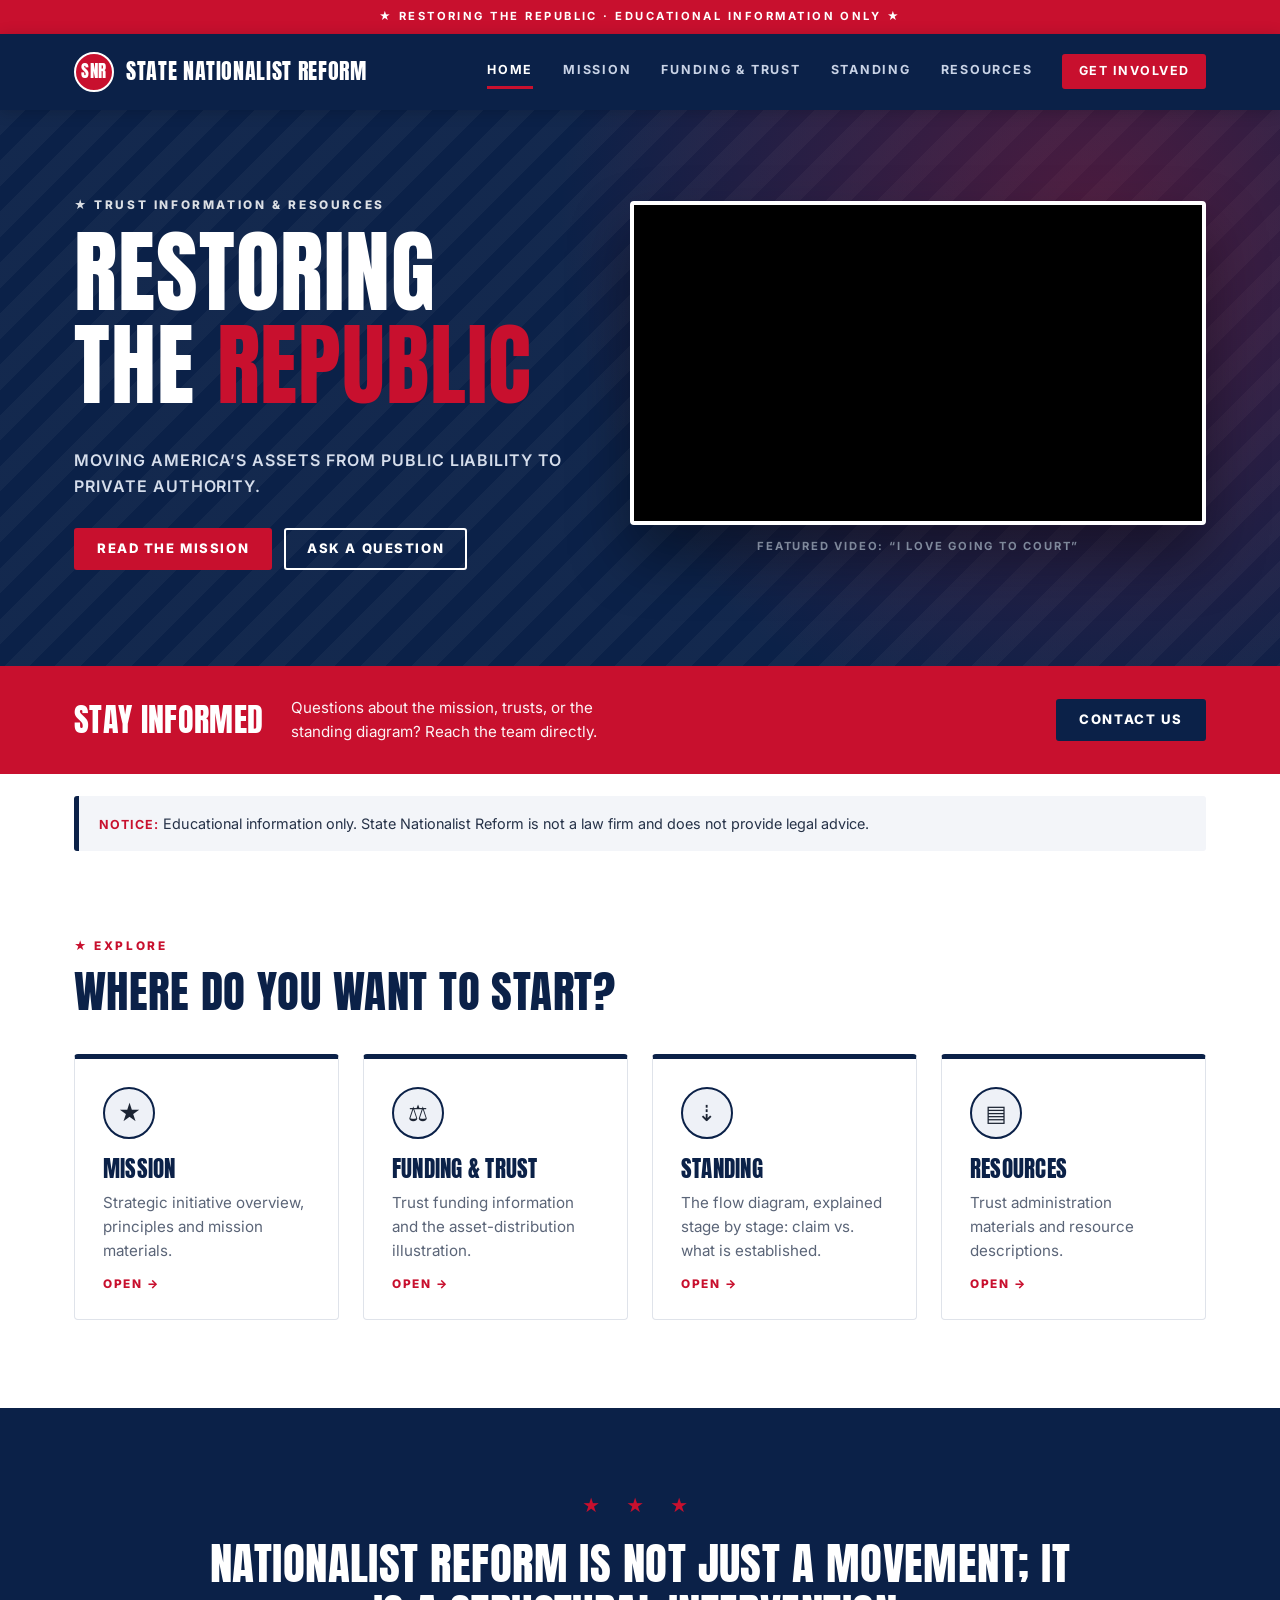
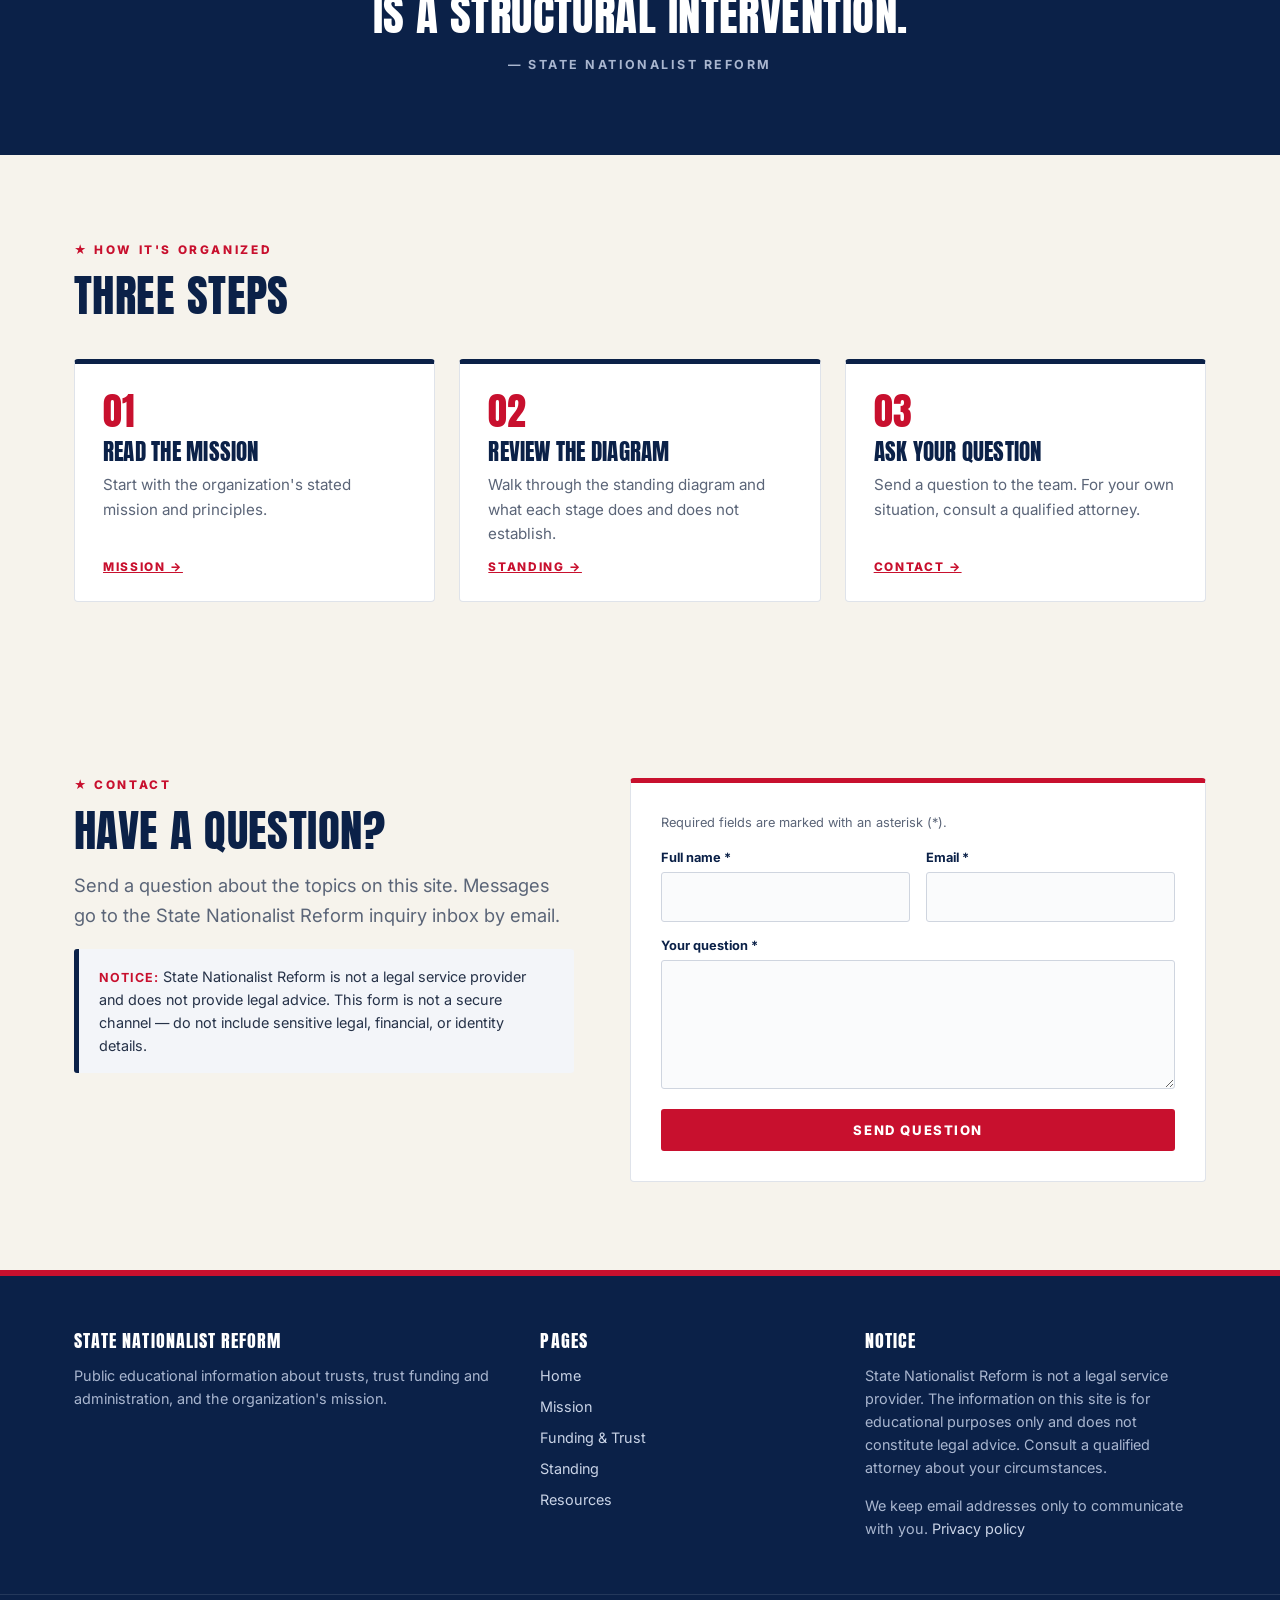
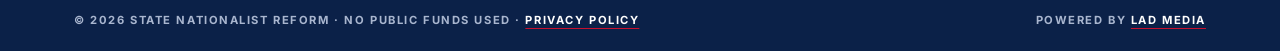
<file: index.html>
<!DOCTYPE html>
<html lang="en">
<head>
    <!-- Google tag (gtag.js) -->
    <script async src="https://www.googletagmanager.com/gtag/js?id=G-C2153TK33Z"></script>
    <script>
        window.dataLayer = window.dataLayer || [];
        function gtag(){dataLayer.push(arguments);}
        gtag('js', new Date());
        gtag('config', 'G-C2153TK33Z');
    </script>
    
    <meta charset="UTF-8">
    <meta name="viewport" content="width=device-width, initial-scale=1.0">
    <link rel="icon" type="image/png" sizes="180x180" href="favicon.png">
    <link rel="apple-touch-icon" sizes="180x180" href="favicon.png">
    <title>State Nationalist Reform | Trust Education &amp; Resources</title>
    <title>State Nationalist Reform | Trust Education &amp; Resources</title>
    <meta name="description" content="Educational information on private trusts, trust funding and administration from State Nationalist Reform. Read the mission, explore resources, ask a question.">
    <meta name="robots" content="index,follow,max-image-preview:large">
    <meta name="theme-color" content="#0b2148">
    <link rel="canonical" href="https://statenationalistreform.com/">
    <meta property="og:type" content="website">
    <meta property="og:locale" content="en_US">
    <meta property="og:site_name" content="State Nationalist Reform">
    <meta property="og:title" content="State Nationalist Reform | Trust Education &amp; Resources">
    <meta property="og:description" content="Educational information on private trusts, trust funding and administration from State Nationalist Reform. Read the mission, explore resources, ask a question.">
    <meta property="og:url" content="https://statenationalistreform.com/">
    <meta property="og:image" content="https://statenationalistreform.com/og-image.jpg">
    <meta property="og:image:width" content="1200">
    <meta property="og:image:height" content="630">
    <meta property="og:image:alt" content="State Nationalist Reform — Restoring the Republic">
    <meta name="twitter:card" content="summary_large_image">
    <meta name="twitter:title" content="State Nationalist Reform | Trust Education &amp; Resources">
    <meta name="twitter:description" content="Educational information on private trusts, trust funding and administration from State Nationalist Reform. Read the mission, explore resources, ask a question.">
    <meta name="twitter:image" content="https://statenationalistreform.com/og-image.jpg">
    <script type="application/ld+json">
    {"@context": "https://schema.org", "@graph": [{"@type": "Organization", "@id": "https://statenationalistreform.com/#organization", "name": "State Nationalist Reform", "alternateName": "SNR", "url": "https://statenationalistreform.com/", "logo": {"@type": "ImageObject", "url": "https://statenationalistreform.com/favicon.png", "width": 180, "height": 180}, "description": "State Nationalist Reform shares public educational information about private trusts, trust funding and administration. It is not a law firm and does not provide legal advice."}, {"@type": "WebSite", "@id": "https://statenationalistreform.com/#website", "name": "State Nationalist Reform", "alternateName": "SNR", "url": "https://statenationalistreform.com/", "inLanguage": "en-US", "publisher": {"@id": "https://statenationalistreform.com/#organization"}}, {"@type": "WebPage", "@id": "https://statenationalistreform.com/#webpage", "url": "https://statenationalistreform.com/", "name": "State Nationalist Reform | Trust Education & Resources", "description": "Educational information on private trusts, trust funding and administration from State Nationalist Reform. Read the mission, explore resources, ask a question.", "inLanguage": "en-US", "isPartOf": {"@id": "https://statenationalistreform.com/#website"}, "about": {"@id": "https://statenationalistreform.com/#organization"}, "primaryImageOfPage": {"@type": "ImageObject", "url": "https://statenationalistreform.com/og-image.jpg", "width": 1200, "height": 630}, "dateModified": "2026-11-24"}]}
    </script>
    <link rel="preconnect" href="https://fonts.googleapis.com">
    <link rel="preconnect" href="https://fonts.gstatic.com" crossorigin>
    <link rel="stylesheet" href="https://fonts.googleapis.com/css2?family=Anton&amp;family=Inter:wght@400;600;700;800&amp;display=swap">
    <link rel="stylesheet" href="site.css">
    <script>
        !function(r,u,m,b,l,e){r._Rumble=b,r[b]||(r[b]=function(){(r[b]._=r[b]._||[]).push(arguments);if(r[b]._.length==1){l=u.createElement(m),e=u.getElementsByTagName(m)[0],l.async=1,l.src="https://rumble.com/embedJS/u35d5dq"+(arguments[1].video?'.'+arguments[1].video:'')+"/?url="+encodeURIComponent(location.href)+"&args="+encodeURIComponent(JSON.stringify([].slice.apply(arguments))),e.parentNode.insertBefore(l,e)}})}(window, document, "script", "Rumble");
    </script>
</head><body>
  <a class="skip" href="#main">Skip to content</a>
  <div class="utility">★ Restoring the Republic · Educational information only ★</div>
  <header class="site-header">
    <div class="wrap">
      <a class="brand" href="/" aria-label="State Nationalist Reform home"><span class="brand-mark">SNR</span><span class="brand-name">State Nationalist Reform</span></a>
      <button class="nav-toggle" type="button" aria-expanded="false" aria-controls="main-nav">Menu</button>
      <nav class="main-nav" id="main-nav" aria-label="Main navigation">
          <a href="/" aria-current="page">Home</a>
          <a href="/mission">Mission</a>
          <a href="/funding-trust">Funding &amp; Trust</a>
          <a href="/standing">Standing</a>
          <a href="/vault">Resources</a>
          <a class="btn btn-sm" href="#contact">Get involved</a>
      </nav>
    </div>
  </header>
  <main id="main">
    <section class="hero" aria-labelledby="hero-title">
      <div class="wrap">
        <div>
          <span class="eyebrow">Trust information &amp; resources</span>
          <h1 id="hero-title">Restoring the <span>Republic</span></h1>
          <p class="lead">Moving America’s assets from public liability to private authority.</p>
          <div class="hero-actions">
            <a class="btn" href="/mission">Read the mission</a>
            <a class="btn btn-light" href="#contact">Ask a question</a>
          </div>
        </div>
        <div>
          <div class="video-card"><div id="rumble_v3uu5ry"></div></div>
          <script>Rumble("play", {"video":"v3uu5ry","div":"rumble_v3uu5ry"});</script>
          <p class="video-caption">Featured video: “I Love Going to Court”</p>
        </div>
      </div>
    </section>

    <section class="signup" aria-label="Get in touch">
      <div class="wrap">
        <span class="display">Stay informed</span>
        <p>Questions about the mission, trusts, or the standing diagram? Reach the team directly.</p>
        <a class="btn btn-navy" href="#contact">Contact us</a>
      </div>
    </section>

    <div class="notice-bar"><div class="wrap"><div class="notice"><strong>Notice:</strong> Educational information only. State Nationalist Reform is not a law firm and does not provide legal advice.</div></div></div>

    <section class="section" aria-labelledby="explore-title">
      <div class="wrap">
        <div class="section-head"><span class="eyebrow">Explore</span><h2 id="explore-title">Where do you want to start?</h2></div>
        <div class="grid g4">
          <a class="card card-link" href="/mission"><div class="card-icon" aria-hidden="true">★</div><h3>Mission</h3><p>Strategic initiative overview, principles and mission materials.</p><span class="more">Open →</span></a>
          <a class="card card-link" href="/funding-trust"><div class="card-icon" aria-hidden="true">⚖</div><h3>Funding &amp; Trust</h3><p>Trust funding information and the asset-distribution illustration.</p><span class="more">Open →</span></a>
          <a class="card card-link" href="/standing"><div class="card-icon" aria-hidden="true">⇣</div><h3>Standing</h3><p>The flow diagram, explained stage by stage: claim vs. what is established.</p><span class="more">Open →</span></a>
          <a class="card card-link" href="/vault"><div class="card-icon" aria-hidden="true">▤</div><h3>Resources</h3><p>Trust administration materials and resource descriptions.</p><span class="more">Open →</span></a>
        </div>
      </div>
    </section>

    <section class="quote-band" aria-label="Mission statement">
      <div class="stars" aria-hidden="true">★ ★ ★</div>
      <blockquote>Nationalist Reform is not just a movement; it is a structural intervention.</blockquote>
      <cite>— State Nationalist Reform</cite>
    </section>

    <section class="section bg-cream" aria-labelledby="steps-title">
      <div class="wrap">
        <div class="section-head"><span class="eyebrow">How it's organized</span><h2 id="steps-title">Three steps</h2></div>
        <div class="grid g3">
          <div class="card"><div class="step-num">01</div><h3>Read the mission</h3><p>Start with the organization's stated mission and principles.</p><a class="more" href="/mission">Mission →</a></div>
          <div class="card"><div class="step-num">02</div><h3>Review the diagram</h3><p>Walk through the standing diagram and what each stage does and does not establish.</p><a class="more" href="/standing">Standing →</a></div>
          <div class="card"><div class="step-num">03</div><h3>Ask your question</h3><p>Send a question to the team. For your own situation, consult a qualified attorney.</p><a class="more" href="#contact">Contact →</a></div>
        </div>
      </div>
    </section>
    <section class="section bg-cream contact" id="contact" aria-labelledby="contact-title">
      <div class="wrap">
        <div>
          <span class="eyebrow">Contact</span>
          <h2 id="contact-title">Have a question?</h2>
          <p class="lead">Send a question about the topics on this site. Messages go to the State Nationalist Reform inquiry inbox by email.</p>
          <div class="notice"><strong>Notice:</strong> State Nationalist Reform is not a legal service provider and does not provide legal advice. This form is not a secure channel — do not include sensitive legal, financial, or identity details.</div>
        </div>
        <form class="form-card" action="https://formsubmit.co/SNR_2026@proton.me" method="POST">
          <input type="hidden" name="_subject" value="New inquiry — State Nationalist Reform">
          <input type="hidden" name="_captcha" value="false">
          <p class="req">Required fields are marked with an asterisk (*).</p>
          <div class="form-row">
            <label>Full name *<input type="text" name="name" required autocomplete="name"></label>
            <label>Email *<input type="email" name="email" required autocomplete="email"></label>
          </div>
          
          <label>Your question *<textarea name="message" rows="5" required></textarea></label>
          <button class="btn" type="submit">Send question</button>
        </form>
      </div>
    </section>
  </main>
  <footer class="site-footer">
    <div class="wrap">
      <div>
        <p class="footer-title">State Nationalist Reform</p>
        <p>Public educational information about trusts, trust funding and administration, and the organization's mission.</p>
      </div>
      <div><p class="footer-title">Pages</p><ul><li><a href="/">Home</a></li><li><a href="/mission">Mission</a></li><li><a href="/funding-trust">Funding &amp; Trust</a></li><li><a href="/standing">Standing</a></li><li><a href="/vault">Resources</a></li></ul></div>
      <div>
        <p class="footer-title">Notice</p>
        <p>State Nationalist Reform is not a legal service provider. The information on this site is for educational purposes only and does not constitute legal advice. Consult a qualified attorney about your circumstances.</p>
        <p>We keep email addresses only to communicate with you. <a href="/privacy">Privacy policy</a></p>
      </div>
    </div>
    <div class="footer-bottom"><div class="wrap">
      <span>© 2026 State Nationalist Reform · No public funds used · <a href="/privacy">Privacy Policy</a></span>
      <span>Powered by <a href="https://ladmedia.co" target="_blank" rel="noopener">LAD MEDIA</a></span>
    </div></div>
  </footer>
  <script src="site.js" defer></script>
</body>
</html>
</file>
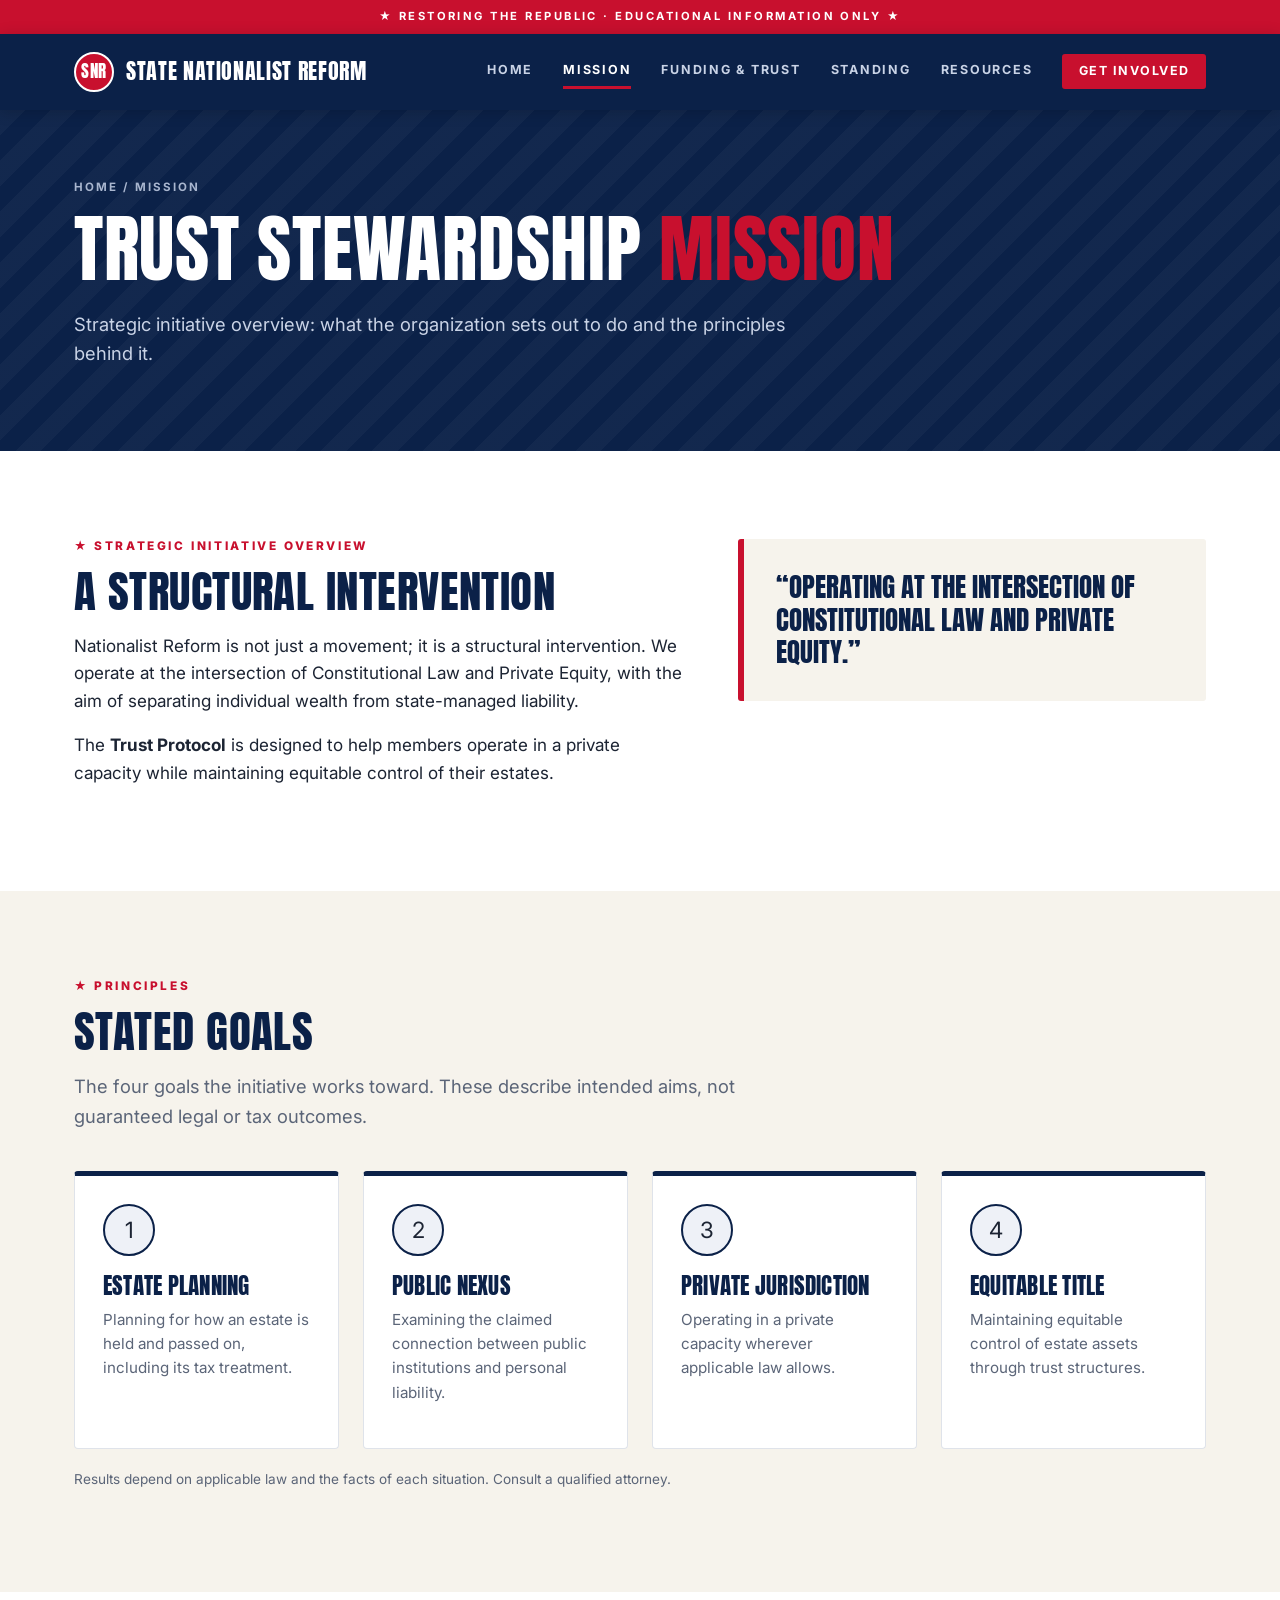
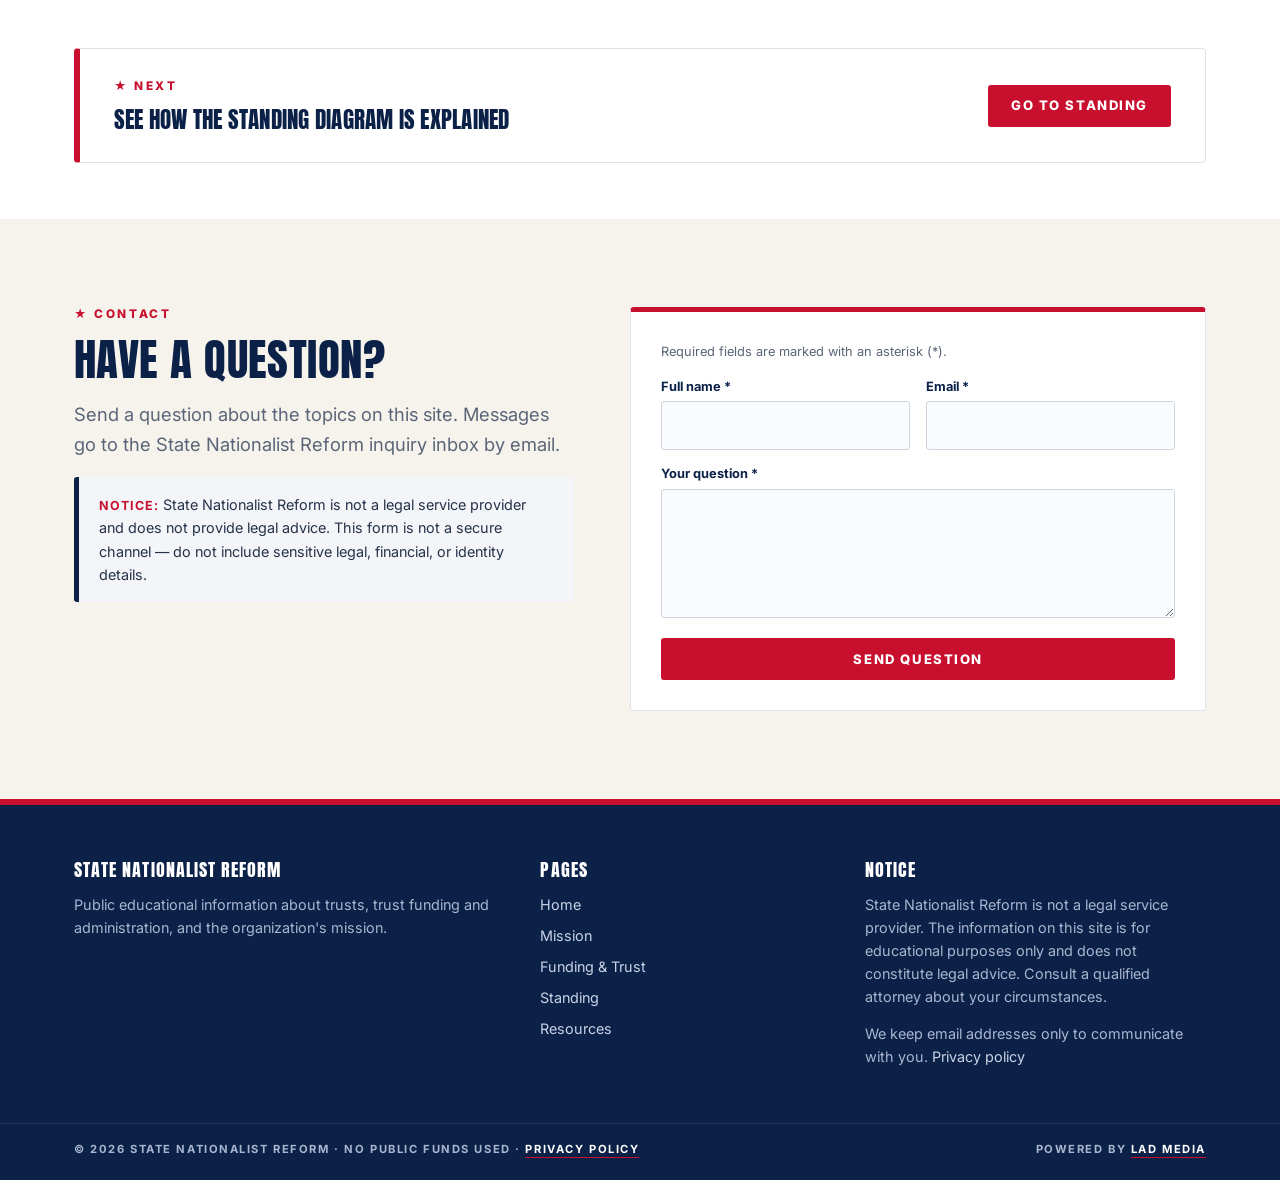
<file: mission.html>
<!DOCTYPE html>
<html lang="en">
<head>
    <!-- Google tag (gtag.js) -->
    <script async src="https://www.googletagmanager.com/gtag/js?id=G-C2153TK33Z"></script>
    <script>
        window.dataLayer = window.dataLayer || [];
        function gtag(){dataLayer.push(arguments);}
        gtag('js', new Date());
        gtag('config', 'G-C2153TK33Z');
    </script>
    
    <meta charset="UTF-8">
    <meta name="viewport" content="width=device-width, initial-scale=1.0">
    <link rel="icon" type="image/png" sizes="180x180" href="favicon.png">
    <link rel="apple-touch-icon" sizes="180x180" href="favicon.png">
    <title>Our Mission: Trust Stewardship | State Nationalist Reform</title>
    <title>Our Mission: Trust Stewardship | State Nationalist Reform</title>
    <meta name="description" content="State Nationalist Reform&#x27;s trust stewardship mission: the Trust Protocol, its four stated goals, and its approach to private estate planning.">
    <meta name="robots" content="index,follow,max-image-preview:large">
    <meta name="theme-color" content="#0b2148">
    <link rel="canonical" href="https://statenationalistreform.com/mission">
    <meta property="og:type" content="website">
    <meta property="og:locale" content="en_US">
    <meta property="og:site_name" content="State Nationalist Reform">
    <meta property="og:title" content="Our Mission: Trust Stewardship | State Nationalist Reform">
    <meta property="og:description" content="State Nationalist Reform&#x27;s trust stewardship mission: the Trust Protocol, its four stated goals, and its approach to private estate planning.">
    <meta property="og:url" content="https://statenationalistreform.com/mission">
    <meta property="og:image" content="https://statenationalistreform.com/og-image.jpg">
    <meta property="og:image:width" content="1200">
    <meta property="og:image:height" content="630">
    <meta property="og:image:alt" content="State Nationalist Reform — Restoring the Republic">
    <meta name="twitter:card" content="summary_large_image">
    <meta name="twitter:title" content="Our Mission: Trust Stewardship | State Nationalist Reform">
    <meta name="twitter:description" content="State Nationalist Reform&#x27;s trust stewardship mission: the Trust Protocol, its four stated goals, and its approach to private estate planning.">
    <meta name="twitter:image" content="https://statenationalistreform.com/og-image.jpg">
    <script type="application/ld+json">
    {"@context": "https://schema.org", "@graph": [{"@type": "Organization", "@id": "https://statenationalistreform.com/#organization", "name": "State Nationalist Reform", "alternateName": "SNR", "url": "https://statenationalistreform.com/", "logo": {"@type": "ImageObject", "url": "https://statenationalistreform.com/favicon.png", "width": 180, "height": 180}, "description": "State Nationalist Reform shares public educational information about private trusts, trust funding and administration. It is not a law firm and does not provide legal advice."}, {"@type": "WebSite", "@id": "https://statenationalistreform.com/#website", "name": "State Nationalist Reform", "alternateName": "SNR", "url": "https://statenationalistreform.com/", "inLanguage": "en-US", "publisher": {"@id": "https://statenationalistreform.com/#organization"}}, {"@type": "WebPage", "@id": "https://statenationalistreform.com/mission#webpage", "url": "https://statenationalistreform.com/mission", "name": "Our Mission: Trust Stewardship | State Nationalist Reform", "description": "State Nationalist Reform's trust stewardship mission: the Trust Protocol, its four stated goals, and its approach to private estate planning.", "inLanguage": "en-US", "isPartOf": {"@id": "https://statenationalistreform.com/#website"}, "about": {"@id": "https://statenationalistreform.com/#organization"}, "primaryImageOfPage": {"@type": "ImageObject", "url": "https://statenationalistreform.com/og-image.jpg", "width": 1200, "height": 630}, "dateModified": "2026-11-24", "breadcrumb": {"@id": "https://statenationalistreform.com/mission#breadcrumb"}}, {"@type": "BreadcrumbList", "@id": "https://statenationalistreform.com/mission#breadcrumb", "itemListElement": [{"@type": "ListItem", "position": 1, "name": "Home", "item": "https://statenationalistreform.com/"}, {"@type": "ListItem", "position": 2, "name": "Mission", "item": "https://statenationalistreform.com/mission"}]}]}
    </script>
    <link rel="preconnect" href="https://fonts.googleapis.com">
    <link rel="preconnect" href="https://fonts.gstatic.com" crossorigin>
    <link rel="stylesheet" href="https://fonts.googleapis.com/css2?family=Anton&amp;family=Inter:wght@400;600;700;800&amp;display=swap">
    <link rel="stylesheet" href="site.css">
</head><body>
  <a class="skip" href="#main">Skip to content</a>
  <div class="utility">★ Restoring the Republic · Educational information only ★</div>
  <header class="site-header">
    <div class="wrap">
      <a class="brand" href="/" aria-label="State Nationalist Reform home"><span class="brand-mark">SNR</span><span class="brand-name">State Nationalist Reform</span></a>
      <button class="nav-toggle" type="button" aria-expanded="false" aria-controls="main-nav">Menu</button>
      <nav class="main-nav" id="main-nav" aria-label="Main navigation">
          <a href="/">Home</a>
          <a href="/mission" aria-current="page">Mission</a>
          <a href="/funding-trust">Funding &amp; Trust</a>
          <a href="/standing">Standing</a>
          <a href="/vault">Resources</a>
          <a class="btn btn-sm" href="#contact">Get involved</a>
      </nav>
    </div>
  </header>
  <main id="main">
    <section class="page-head">
      <div class="wrap">
        <div class="crumbs"><a href="/">Home</a> / Mission</div>
        <h1>Trust Stewardship <span style="color:var(--red)">Mission</span></h1>
        <p class="lead">Strategic initiative overview: what the organization sets out to do and the principles behind it.</p>
      </div>
    </section>
    <section class="section" aria-labelledby="overview-title">
      <div class="wrap split">
        <div class="prose">
          <span class="eyebrow">Strategic initiative overview</span>
          <h2 id="overview-title">A structural intervention</h2>
          <p>Nationalist Reform is not just a movement; it is a structural intervention. We operate at the intersection of Constitutional Law and Private Equity, with the aim of separating individual wealth from state-managed liability.</p>
          <p>The <strong>Trust Protocol</strong> is designed to help members operate in a private capacity while maintaining equitable control of their estates.</p>
        </div>
        <aside class="pull"><p>“Operating at the intersection of Constitutional Law and Private Equity.”</p></aside>
      </div>
    </section>

    <section class="section bg-cream" aria-labelledby="goals-title">
      <div class="wrap">
        <div class="section-head"><span class="eyebrow">Principles</span><h2 id="goals-title">Stated goals</h2>
          <p class="lead">The four goals the initiative works toward. These describe intended aims, not guaranteed legal or tax outcomes.</p></div>
        <div class="grid g4">
          <div class="card"><div class="card-icon" aria-hidden="true">1</div><h3>Estate planning</h3><p>Planning for how an estate is held and passed on, including its tax treatment.</p></div>
          <div class="card"><div class="card-icon" aria-hidden="true">2</div><h3>Public nexus</h3><p>Examining the claimed connection between public institutions and personal liability.</p></div>
          <div class="card"><div class="card-icon" aria-hidden="true">3</div><h3>Private jurisdiction</h3><p>Operating in a private capacity wherever applicable law allows.</p></div>
          <div class="card"><div class="card-icon" aria-hidden="true">4</div><h3>Equitable title</h3><p>Maintaining equitable control of estate assets through trust structures.</p></div>
        </div>
        <p class="small-note">Results depend on applicable law and the facts of each situation. Consult a qualified attorney.</p>
      </div>
    </section>

    <section class="section-tight">
      <div class="wrap">
        <div class="next-banner"><div><span class="eyebrow">Next</span><h3>See how the standing diagram is explained</h3></div><a class="btn" href="/standing">Go to Standing</a></div>
      </div>
    </section>
    <section class="section bg-cream contact" id="contact" aria-labelledby="contact-title">
      <div class="wrap">
        <div>
          <span class="eyebrow">Contact</span>
          <h2 id="contact-title">Have a question?</h2>
          <p class="lead">Send a question about the topics on this site. Messages go to the State Nationalist Reform inquiry inbox by email.</p>
          <div class="notice"><strong>Notice:</strong> State Nationalist Reform is not a legal service provider and does not provide legal advice. This form is not a secure channel — do not include sensitive legal, financial, or identity details.</div>
        </div>
        <form class="form-card" action="https://formsubmit.co/SNR_2026@proton.me" method="POST">
          <input type="hidden" name="_subject" value="New inquiry — State Nationalist Reform">
          <input type="hidden" name="_captcha" value="false">
          <p class="req">Required fields are marked with an asterisk (*).</p>
          <div class="form-row">
            <label>Full name *<input type="text" name="name" required autocomplete="name"></label>
            <label>Email *<input type="email" name="email" required autocomplete="email"></label>
          </div>
          
          <label>Your question *<textarea name="message" rows="5" required></textarea></label>
          <button class="btn" type="submit">Send question</button>
        </form>
      </div>
    </section>
  </main>
  <footer class="site-footer">
    <div class="wrap">
      <div>
        <p class="footer-title">State Nationalist Reform</p>
        <p>Public educational information about trusts, trust funding and administration, and the organization's mission.</p>
      </div>
      <div><p class="footer-title">Pages</p><ul><li><a href="/">Home</a></li><li><a href="/mission">Mission</a></li><li><a href="/funding-trust">Funding &amp; Trust</a></li><li><a href="/standing">Standing</a></li><li><a href="/vault">Resources</a></li></ul></div>
      <div>
        <p class="footer-title">Notice</p>
        <p>State Nationalist Reform is not a legal service provider. The information on this site is for educational purposes only and does not constitute legal advice. Consult a qualified attorney about your circumstances.</p>
        <p>We keep email addresses only to communicate with you. <a href="/privacy">Privacy policy</a></p>
      </div>
    </div>
    <div class="footer-bottom"><div class="wrap">
      <span>© 2026 State Nationalist Reform · No public funds used · <a href="/privacy">Privacy Policy</a></span>
      <span>Powered by <a href="https://ladmedia.co" target="_blank" rel="noopener">LAD MEDIA</a></span>
    </div></div>
  </footer>
  <script src="site.js" defer></script>
</body>
</html>
</file>
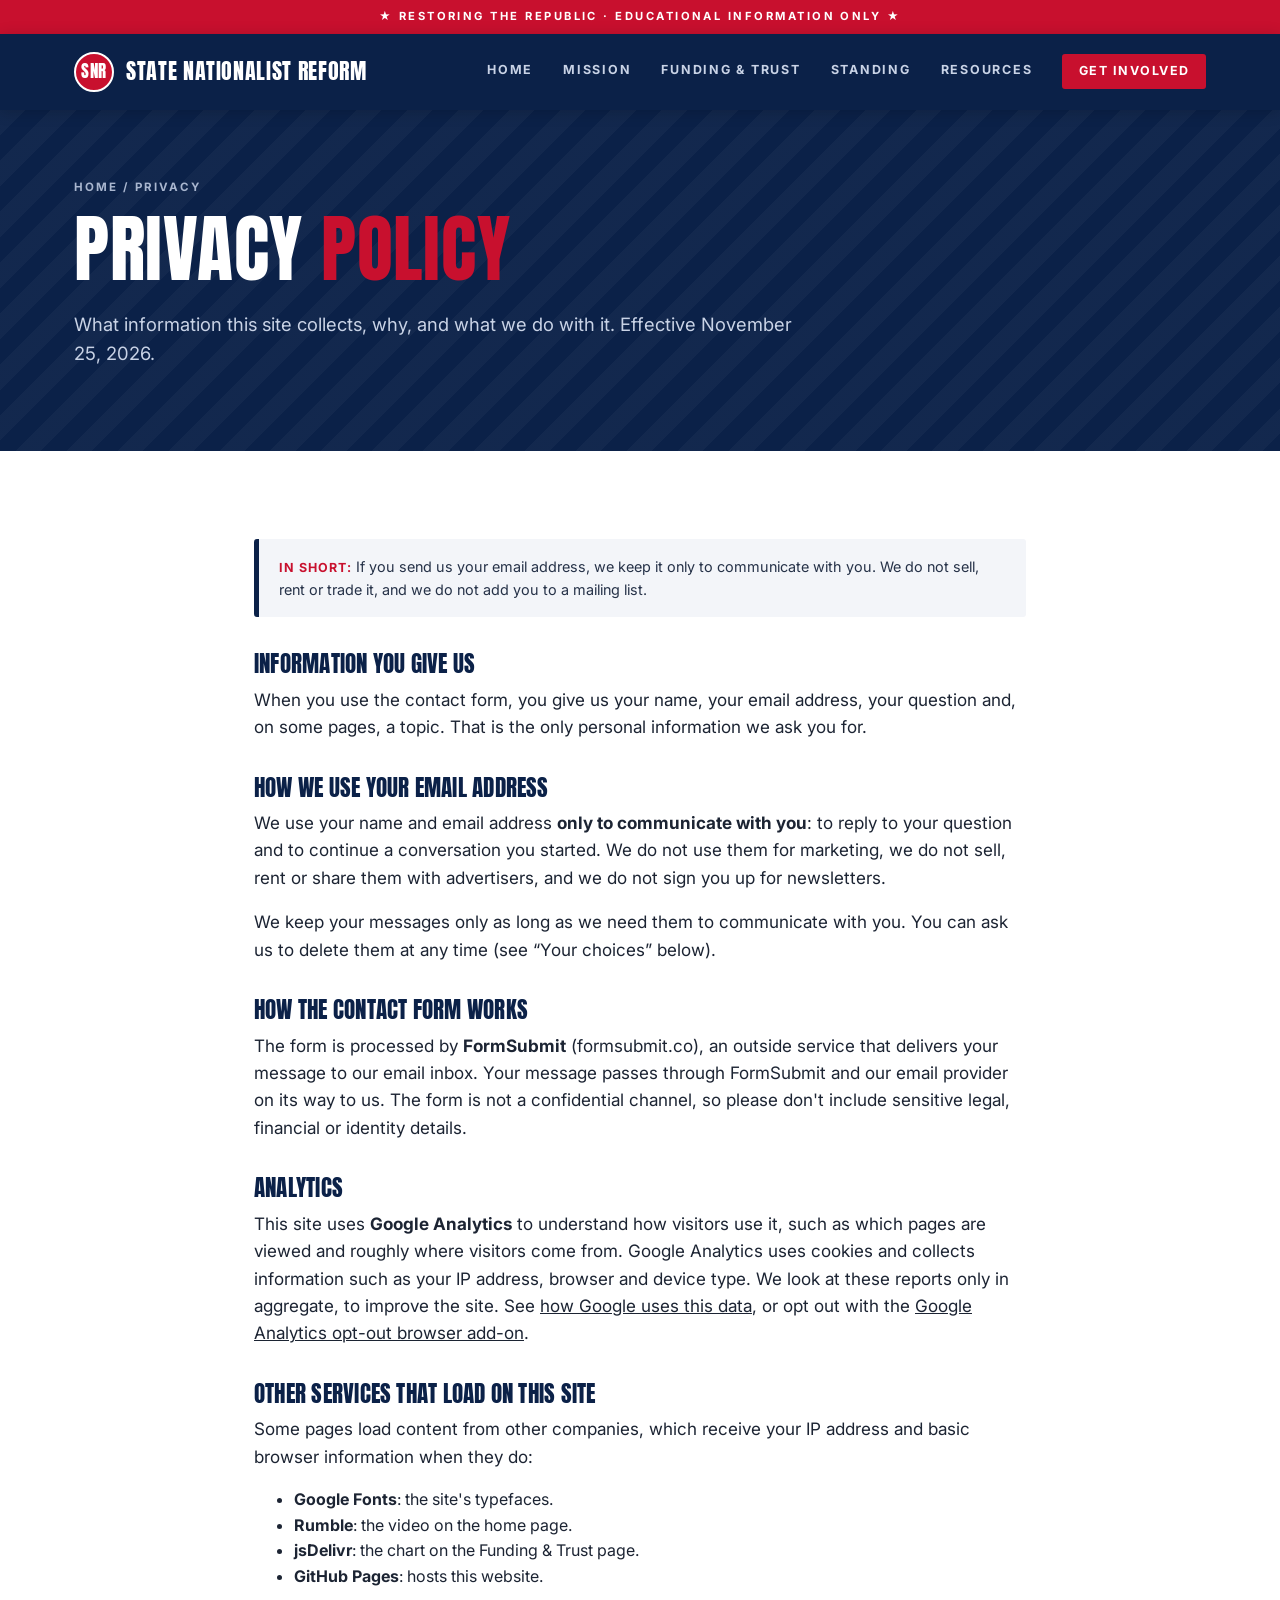
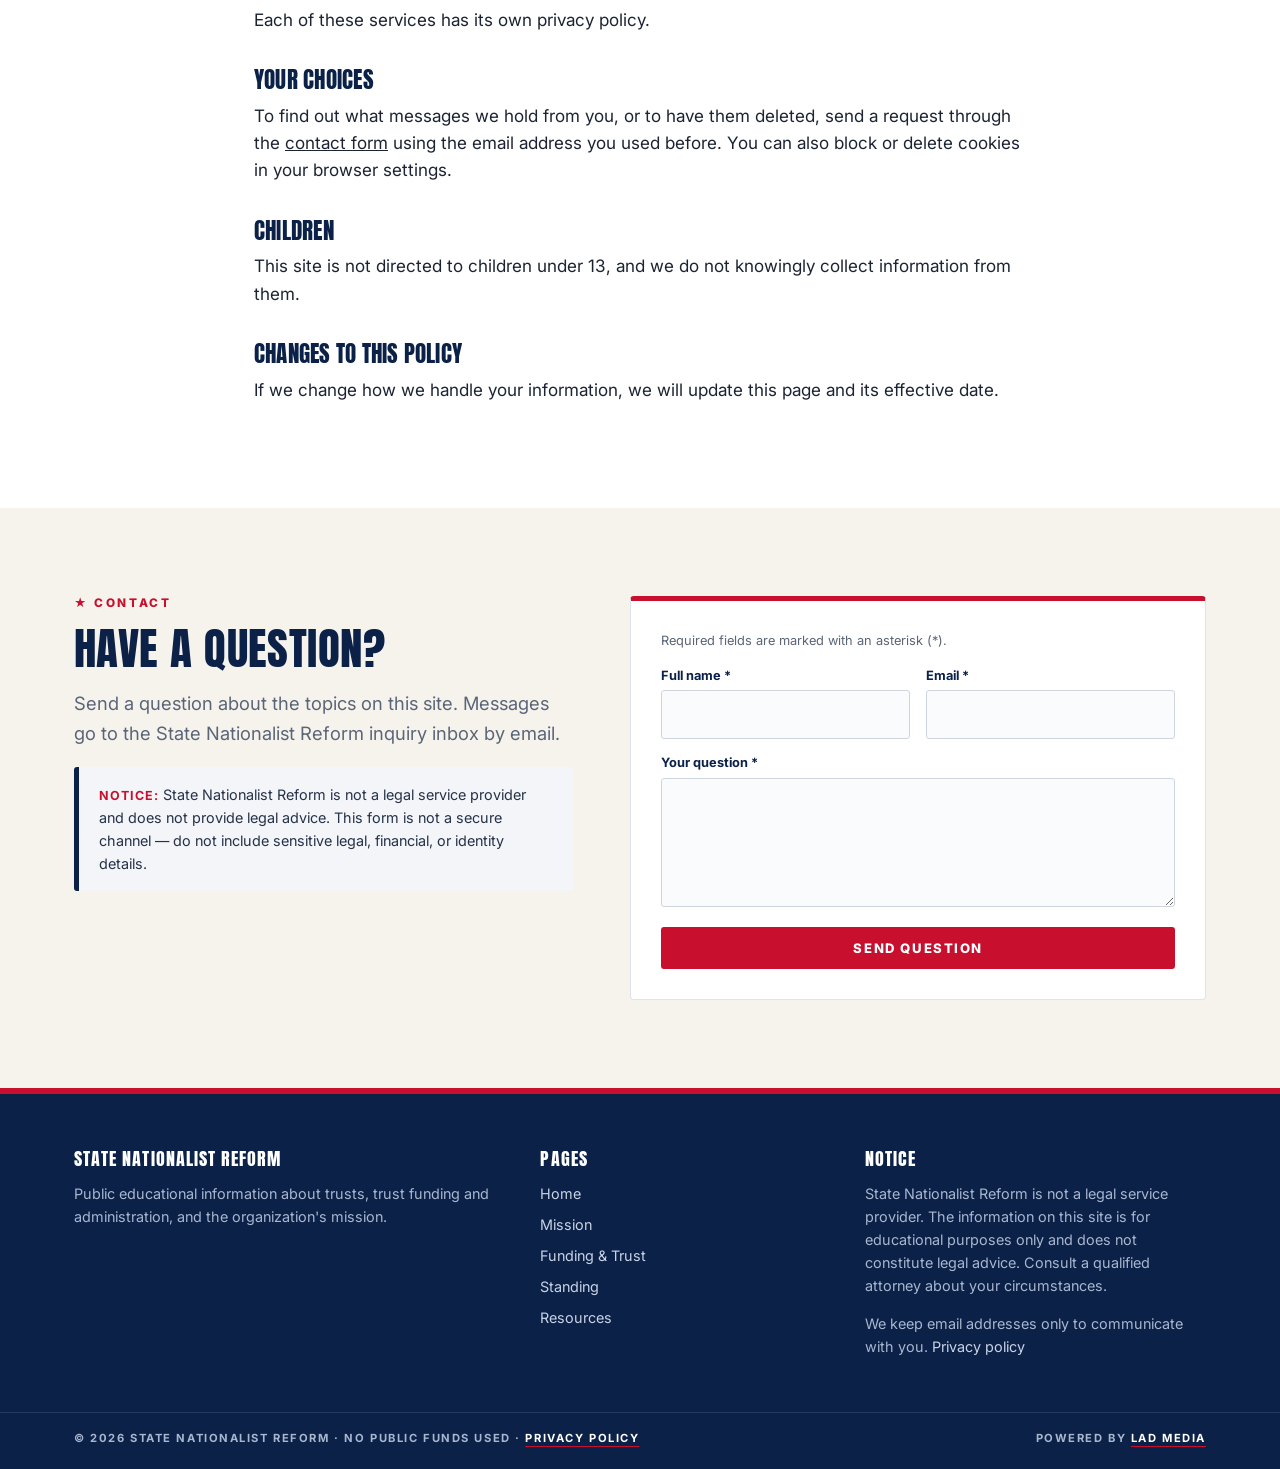
<file: privacy.html>
<!DOCTYPE html>
<html lang="en">
<head>
    <!-- Google tag (gtag.js) -->
    <script async src="https://www.googletagmanager.com/gtag/js?id=G-C2153TK33Z"></script>
    <script>
        window.dataLayer = window.dataLayer || [];
        function gtag(){dataLayer.push(arguments);}
        gtag('js', new Date());
        gtag('config', 'G-C2153TK33Z');
    </script>
    
    <meta charset="UTF-8">
    <meta name="viewport" content="width=device-width, initial-scale=1.0">
    <link rel="icon" type="image/png" sizes="180x180" href="favicon.png">
    <link rel="apple-touch-icon" sizes="180x180" href="favicon.png">
    <title>Privacy Policy | State Nationalist Reform</title>
    <meta name="description" content="How State Nationalist Reform handles your information: email addresses are kept only to communicate with you, plus the site&#x27;s analytics and outside services.">
    <meta name="robots" content="index,follow">
    <meta name="theme-color" content="#0b2148">
    <link rel="canonical" href="https://statenationalistreform.com/privacy">
    <meta property="og:type" content="website">
    <meta property="og:site_name" content="State Nationalist Reform">
    <meta property="og:title" content="Privacy Policy | State Nationalist Reform">
    <meta property="og:description" content="How State Nationalist Reform handles your information: email addresses are kept only to communicate with you, plus the site&#x27;s analytics and outside services.">
    <meta property="og:url" content="https://statenationalistreform.com/privacy">
    <meta property="og:image" content="https://statenationalistreform.com/og-image.jpg">
    <meta name="twitter:card" content="summary_large_image">
    <script type="application/ld+json">
    {"@context": "https://schema.org", "@graph": [{"@type": "WebPage", "@id": "https://statenationalistreform.com/privacy#webpage", "url": "https://statenationalistreform.com/privacy", "name": "Privacy Policy | State Nationalist Reform", "description": "How State Nationalist Reform handles your information: email addresses are kept only to communicate with you, plus the site's analytics and outside services.", "inLanguage": "en-US", "isPartOf": {"@id": "https://statenationalistreform.com/#website"}, "dateModified": "2026-11-25", "breadcrumb": {"@id": "https://statenationalistreform.com/privacy#breadcrumb"}}, {"@type": "BreadcrumbList", "@id": "https://statenationalistreform.com/privacy#breadcrumb", "itemListElement": [{"@type": "ListItem", "position": 1, "name": "Home", "item": "https://statenationalistreform.com/"}, {"@type": "ListItem", "position": 2, "name": "Privacy Policy", "item": "https://statenationalistreform.com/privacy"}]}]}
    </script>
    <link rel="preconnect" href="https://fonts.googleapis.com">
    <link rel="preconnect" href="https://fonts.gstatic.com" crossorigin>
    <link rel="stylesheet" href="https://fonts.googleapis.com/css2?family=Anton&amp;family=Inter:wght@400;600;700;800&amp;display=swap">
    <link rel="stylesheet" href="site.css">
</head><body>
  <a class="skip" href="#main">Skip to content</a>
  <div class="utility">★ Restoring the Republic · Educational information only ★</div>
  <header class="site-header">
    <div class="wrap">
      <a class="brand" href="/" aria-label="State Nationalist Reform home"><span class="brand-mark">SNR</span><span class="brand-name">State Nationalist Reform</span></a>
      <button class="nav-toggle" type="button" aria-expanded="false" aria-controls="main-nav">Menu</button>
      <nav class="main-nav" id="main-nav" aria-label="Main navigation">
          <a href="/">Home</a>
          <a href="/mission">Mission</a>
          <a href="/funding-trust">Funding &amp; Trust</a>
          <a href="/standing">Standing</a>
          <a href="/vault">Resources</a>
          <a class="btn btn-sm" href="#contact">Get involved</a>
      </nav>
    </div>
  </header>
  <main id="main">
    <section class="page-head">
      <div class="wrap">
        <div class="crumbs"><a href="/">Home</a> / Privacy</div>
        <h1>Privacy <span style="color:var(--red)">Policy</span></h1>
        <p class="lead">What information this site collects, why, and what we do with it. Effective November 25, 2026.</p>
      </div>
    </section>
    <section class="section">
      <div class="wrap prose" style="max-width:820px">
        <div class="notice"><strong>In short:</strong> If you send us your email address, we keep it only to communicate with you. We do not sell, rent or trade it, and we do not add you to a mailing list.</div>
        <h2 class="h3" style="margin-top:2.2rem">Information you give us</h2>
        <p>When you use the contact form, you give us your name, your email address, your question and, on some pages, a topic. That is the only personal information we ask you for.</p>
        <h2 class="h3" style="margin-top:2.2rem">How we use your email address</h2>
        <p>We use your name and email address <strong>only to communicate with you</strong>: to reply to your question and to continue a conversation you started. We do not use them for marketing, we do not sell, rent or share them with advertisers, and we do not sign you up for newsletters.</p><p>We keep your messages only as long as we need them to communicate with you. You can ask us to delete them at any time (see “Your choices” below).</p>
        <h2 class="h3" style="margin-top:2.2rem">How the contact form works</h2>
        <p>The form is processed by <strong>FormSubmit</strong> (formsubmit.co), an outside service that delivers your message to our email inbox. Your message passes through FormSubmit and our email provider on its way to us. The form is not a confidential channel, so please don't include sensitive legal, financial or identity details.</p>
        <h2 class="h3" style="margin-top:2.2rem">Analytics</h2>
        <p>This site uses <strong>Google Analytics</strong> to understand how visitors use it, such as which pages are viewed and roughly where visitors come from. Google Analytics uses cookies and collects information such as your IP address, browser and device type. We look at these reports only in aggregate, to improve the site. See <a href='https://policies.google.com/technologies/partner-sites' target='_blank' rel='noopener'>how Google uses this data</a>, or opt out with the <a href='https://tools.google.com/dlpage/gaoptout' target='_blank' rel='noopener'>Google Analytics opt-out browser add-on</a>.</p>
        <h2 class="h3" style="margin-top:2.2rem">Other services that load on this site</h2>
        <p>Some pages load content from other companies, which receive your IP address and basic browser information when they do:</p><ul><li><strong>Google Fonts</strong>: the site's typefaces.</li><li><strong>Rumble</strong>: the video on the home page.</li><li><strong>jsDelivr</strong>: the chart on the Funding &amp; Trust page.</li><li><strong>GitHub Pages</strong>: hosts this website.</li></ul><p>Each of these services has its own privacy policy.</p>
        <h2 class="h3" style="margin-top:2.2rem">Your choices</h2>
        <p>To find out what messages we hold from you, or to have them deleted, send a request through the <a href='#contact'>contact form</a> using the email address you used before. You can also block or delete cookies in your browser settings.</p>
        <h2 class="h3" style="margin-top:2.2rem">Children</h2>
        <p>This site is not directed to children under 13, and we do not knowingly collect information from them.</p>
        <h2 class="h3" style="margin-top:2.2rem">Changes to this policy</h2>
        <p>If we change how we handle your information, we will update this page and its effective date.</p>
      </div>
    </section>
    <section class="section bg-cream contact" id="contact" aria-labelledby="contact-title">
      <div class="wrap">
        <div>
          <span class="eyebrow">Contact</span>
          <h2 id="contact-title">Have a question?</h2>
          <p class="lead">Send a question about the topics on this site. Messages go to the State Nationalist Reform inquiry inbox by email.</p>
          <div class="notice"><strong>Notice:</strong> State Nationalist Reform is not a legal service provider and does not provide legal advice. This form is not a secure channel — do not include sensitive legal, financial, or identity details.</div>
        </div>
        <form class="form-card" action="https://formsubmit.co/SNR_2026@proton.me" method="POST">
          <input type="hidden" name="_subject" value="New inquiry — State Nationalist Reform">
          <input type="hidden" name="_captcha" value="false">
          <p class="req">Required fields are marked with an asterisk (*).</p>
          <div class="form-row">
            <label>Full name *<input type="text" name="name" required autocomplete="name"></label>
            <label>Email *<input type="email" name="email" required autocomplete="email"></label>
          </div>
          
          <label>Your question *<textarea name="message" rows="5" required></textarea></label>
          <button class="btn" type="submit">Send question</button>
        </form>
      </div>
    </section>
  </main>
  <footer class="site-footer">
    <div class="wrap">
      <div>
        <p class="footer-title">State Nationalist Reform</p>
        <p>Public educational information about trusts, trust funding and administration, and the organization's mission.</p>
      </div>
      <div><p class="footer-title">Pages</p><ul><li><a href="/">Home</a></li><li><a href="/mission">Mission</a></li><li><a href="/funding-trust">Funding &amp; Trust</a></li><li><a href="/standing">Standing</a></li><li><a href="/vault">Resources</a></li></ul></div>
      <div>
        <p class="footer-title">Notice</p>
        <p>State Nationalist Reform is not a legal service provider. The information on this site is for educational purposes only and does not constitute legal advice. Consult a qualified attorney about your circumstances.</p>
        <p>We keep email addresses only to communicate with you. <a href="/privacy">Privacy policy</a></p>
      </div>
    </div>
    <div class="footer-bottom"><div class="wrap">
      <span>© 2026 State Nationalist Reform · No public funds used · <a href="/privacy">Privacy Policy</a></span>
      <span>Powered by <a href="https://ladmedia.co" target="_blank" rel="noopener">LAD MEDIA</a></span>
    </div></div>
  </footer>
  <script src="site.js" defer></script>
</body>
</html>
</file>
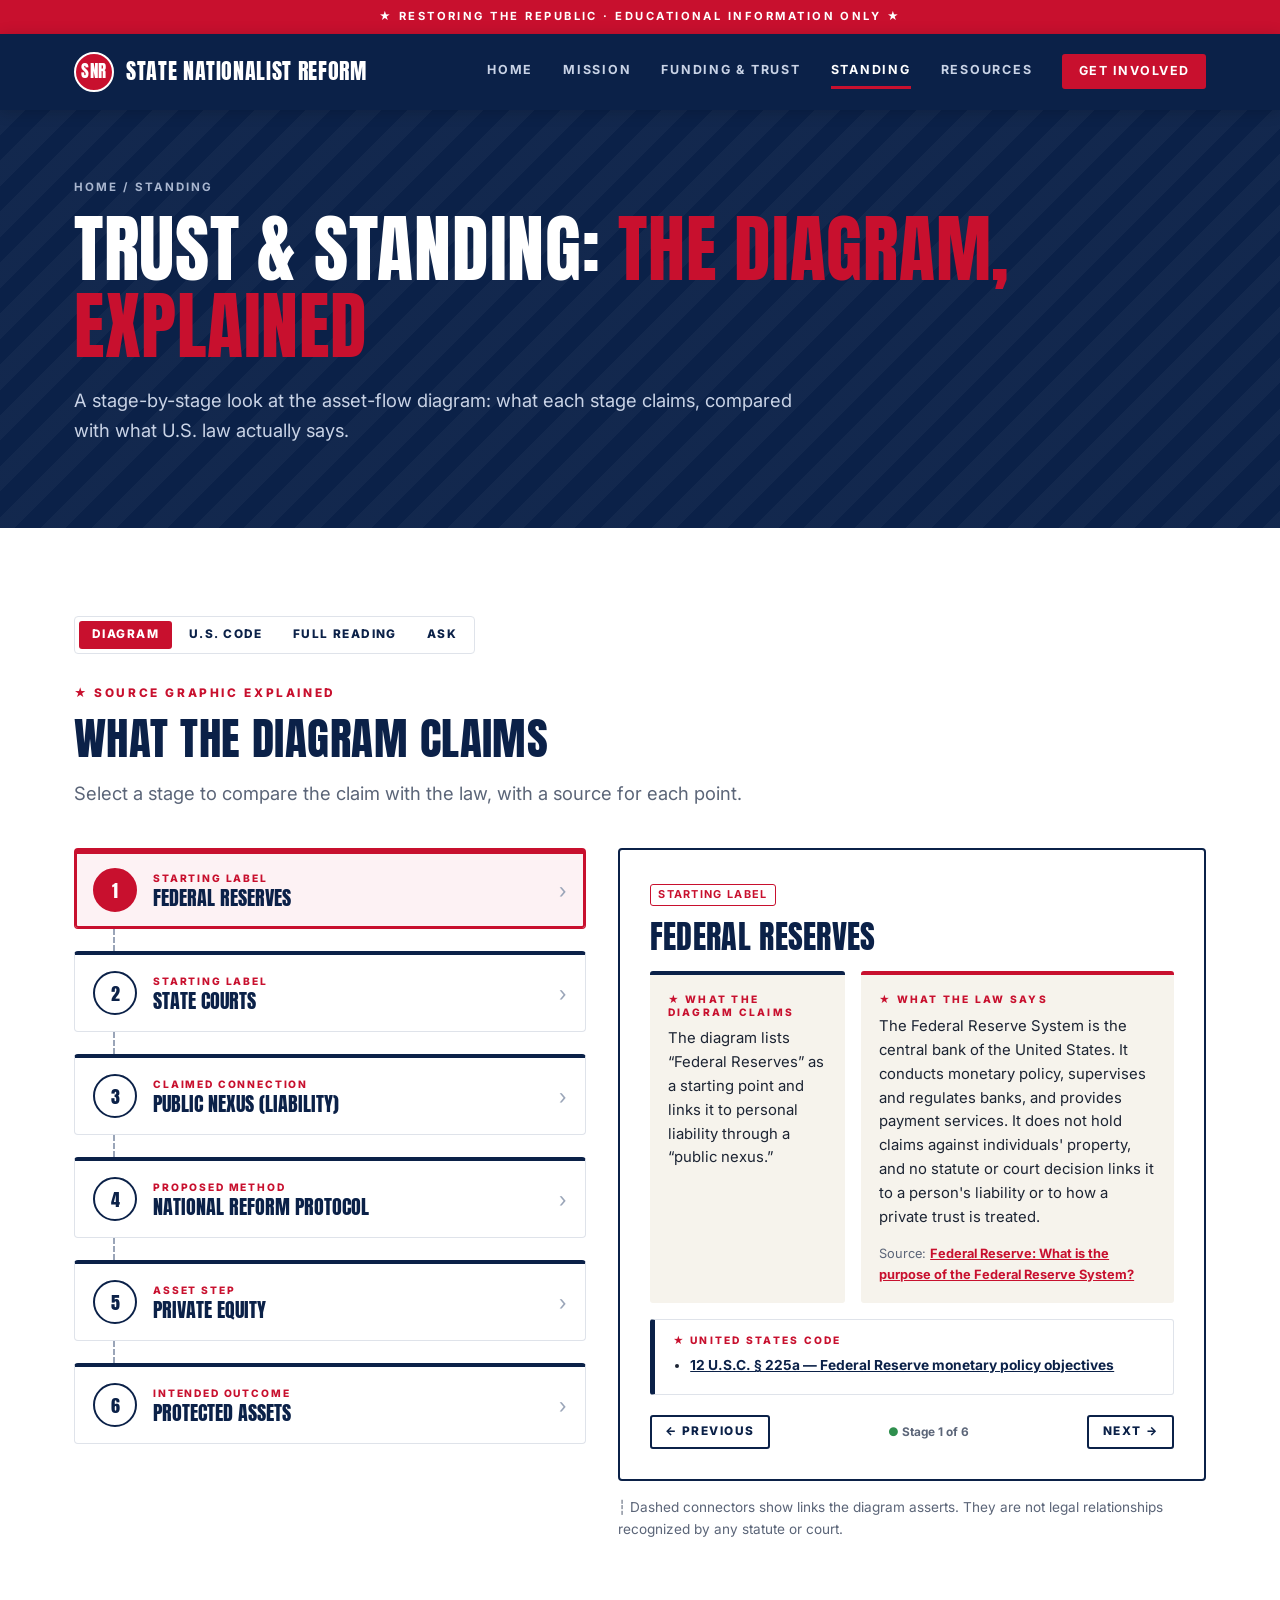
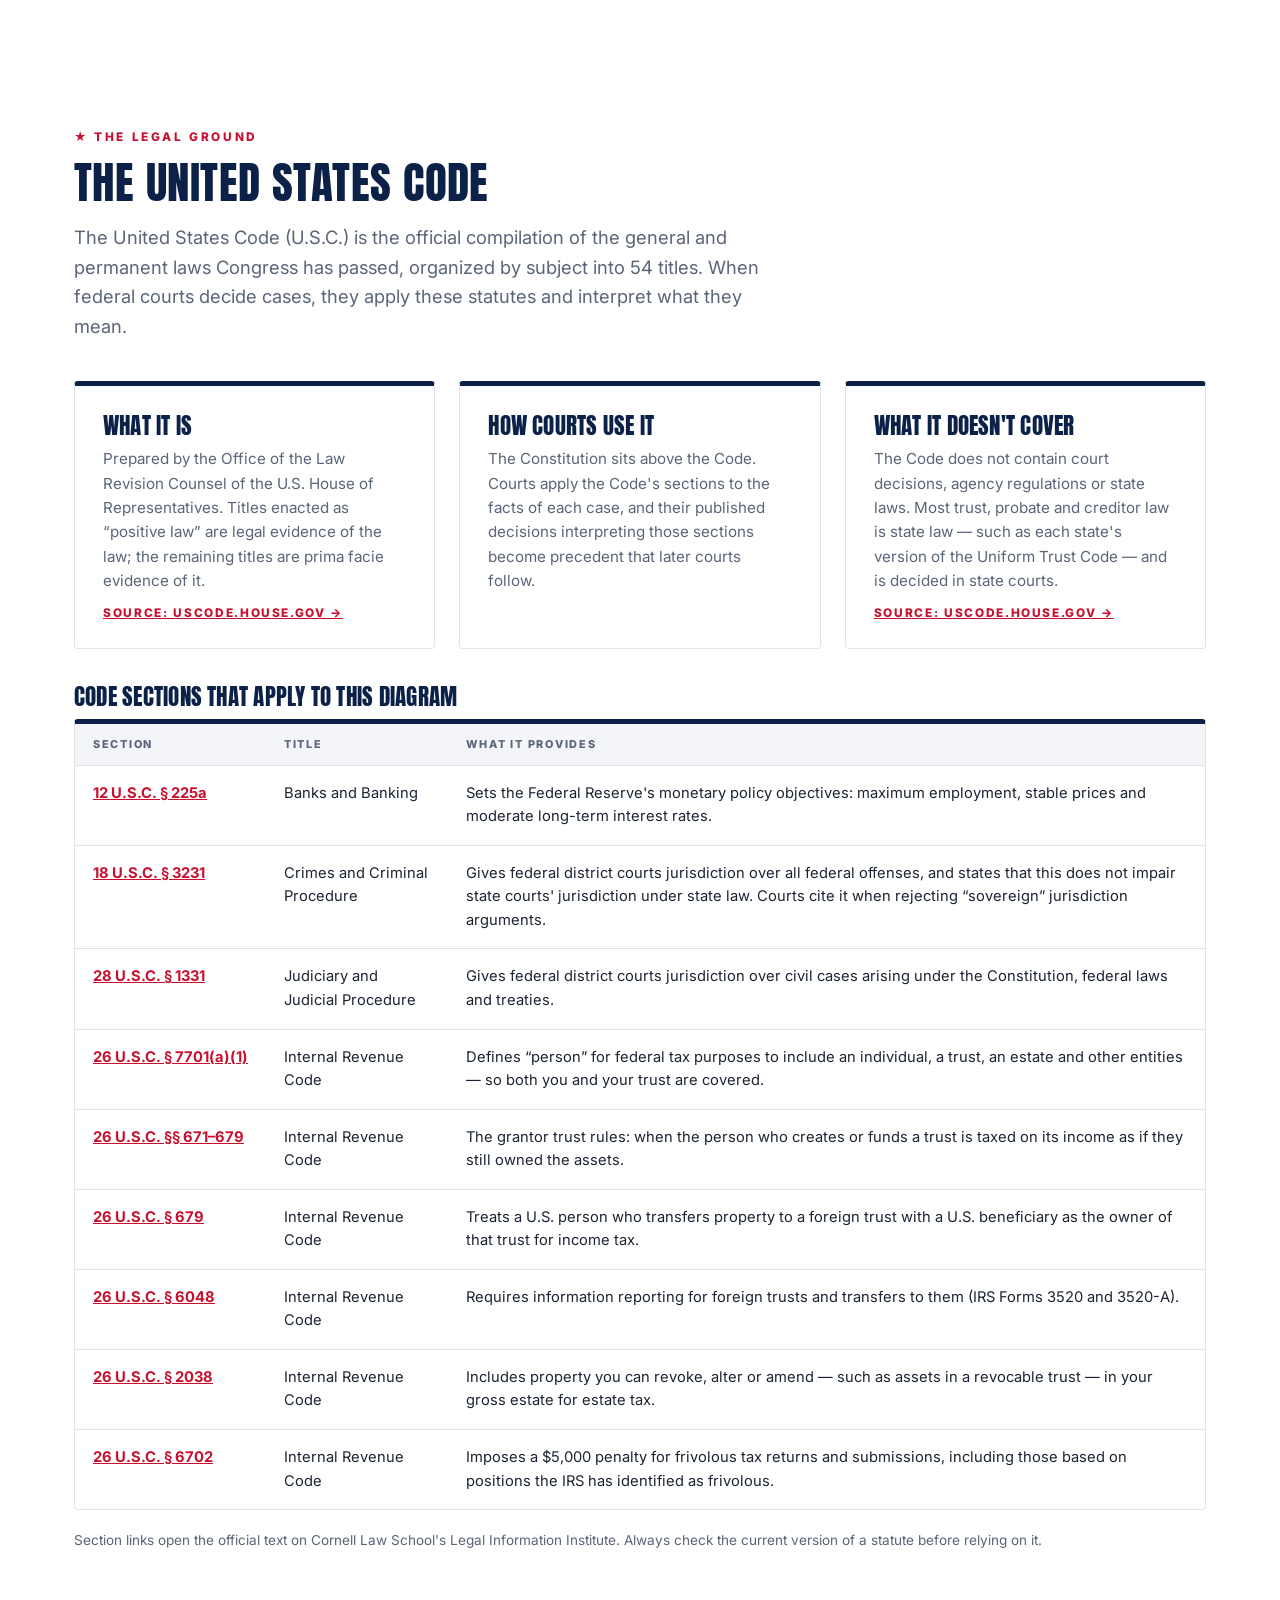
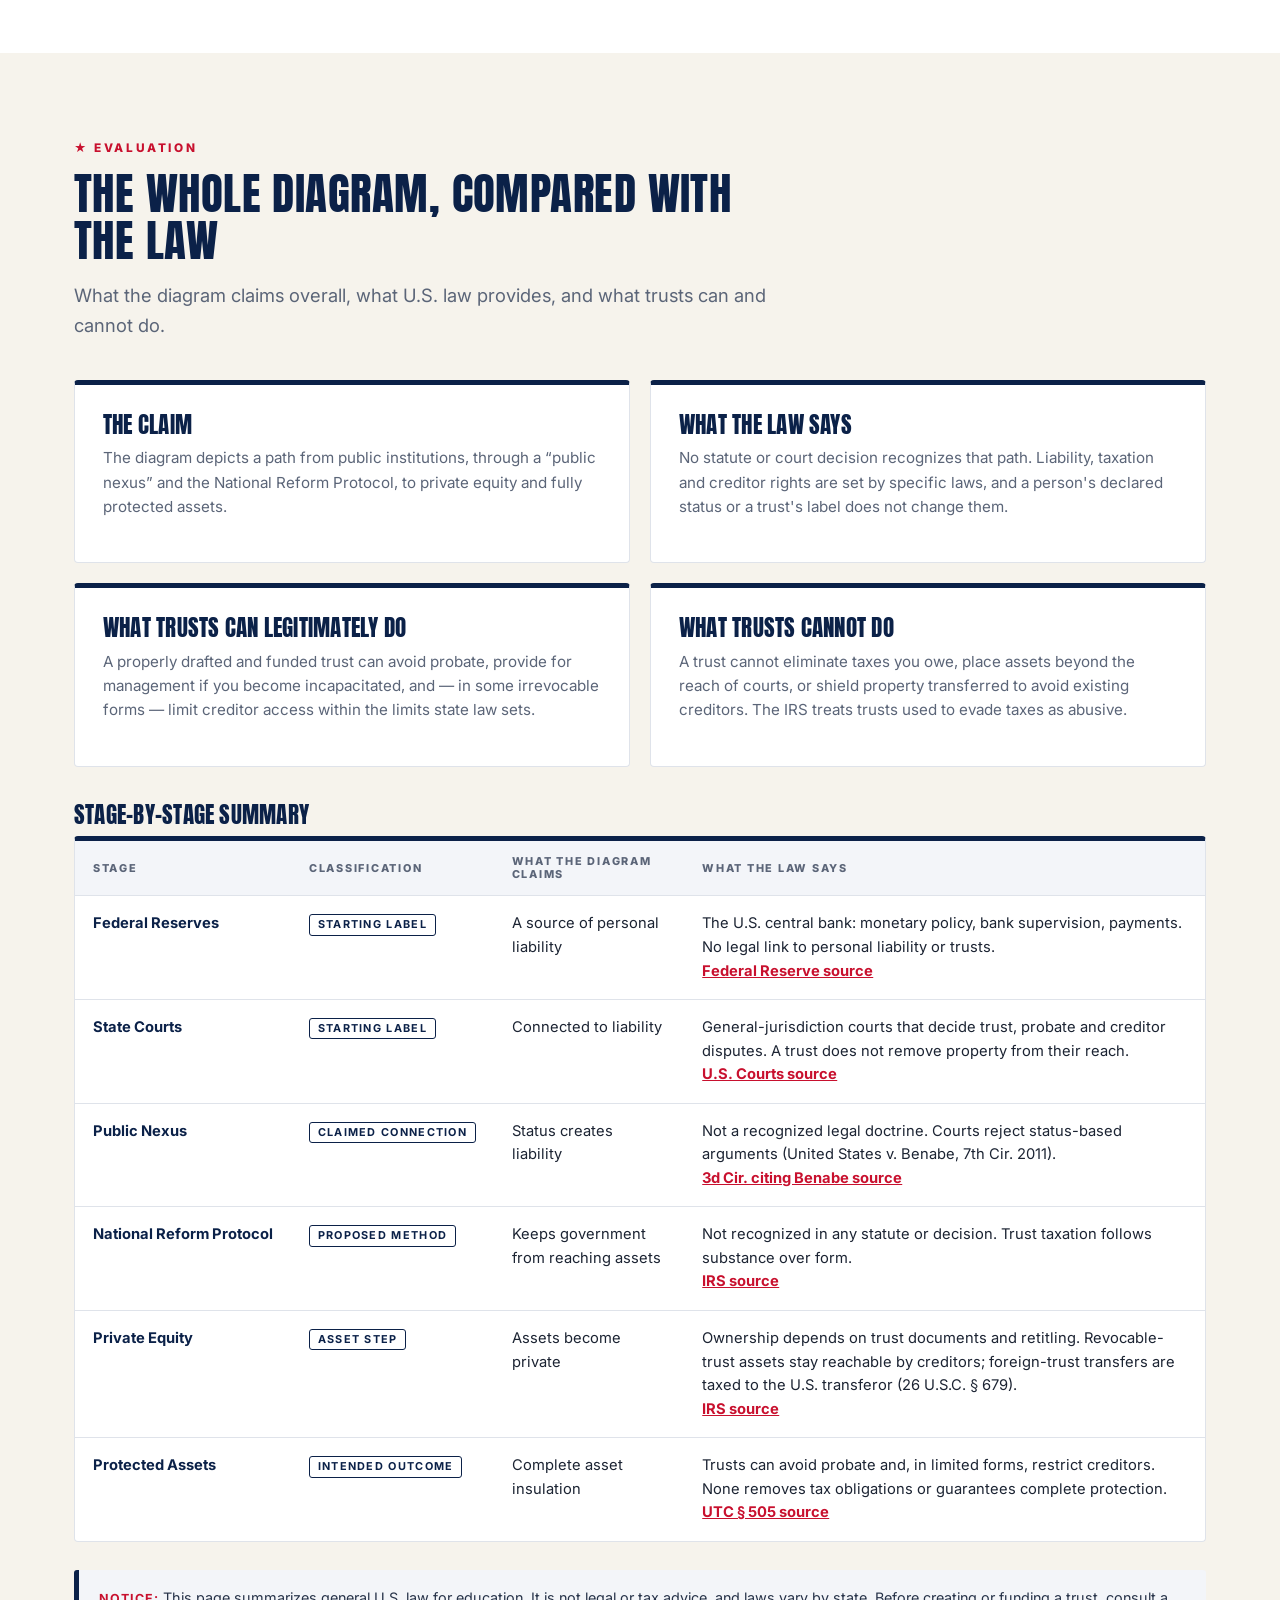
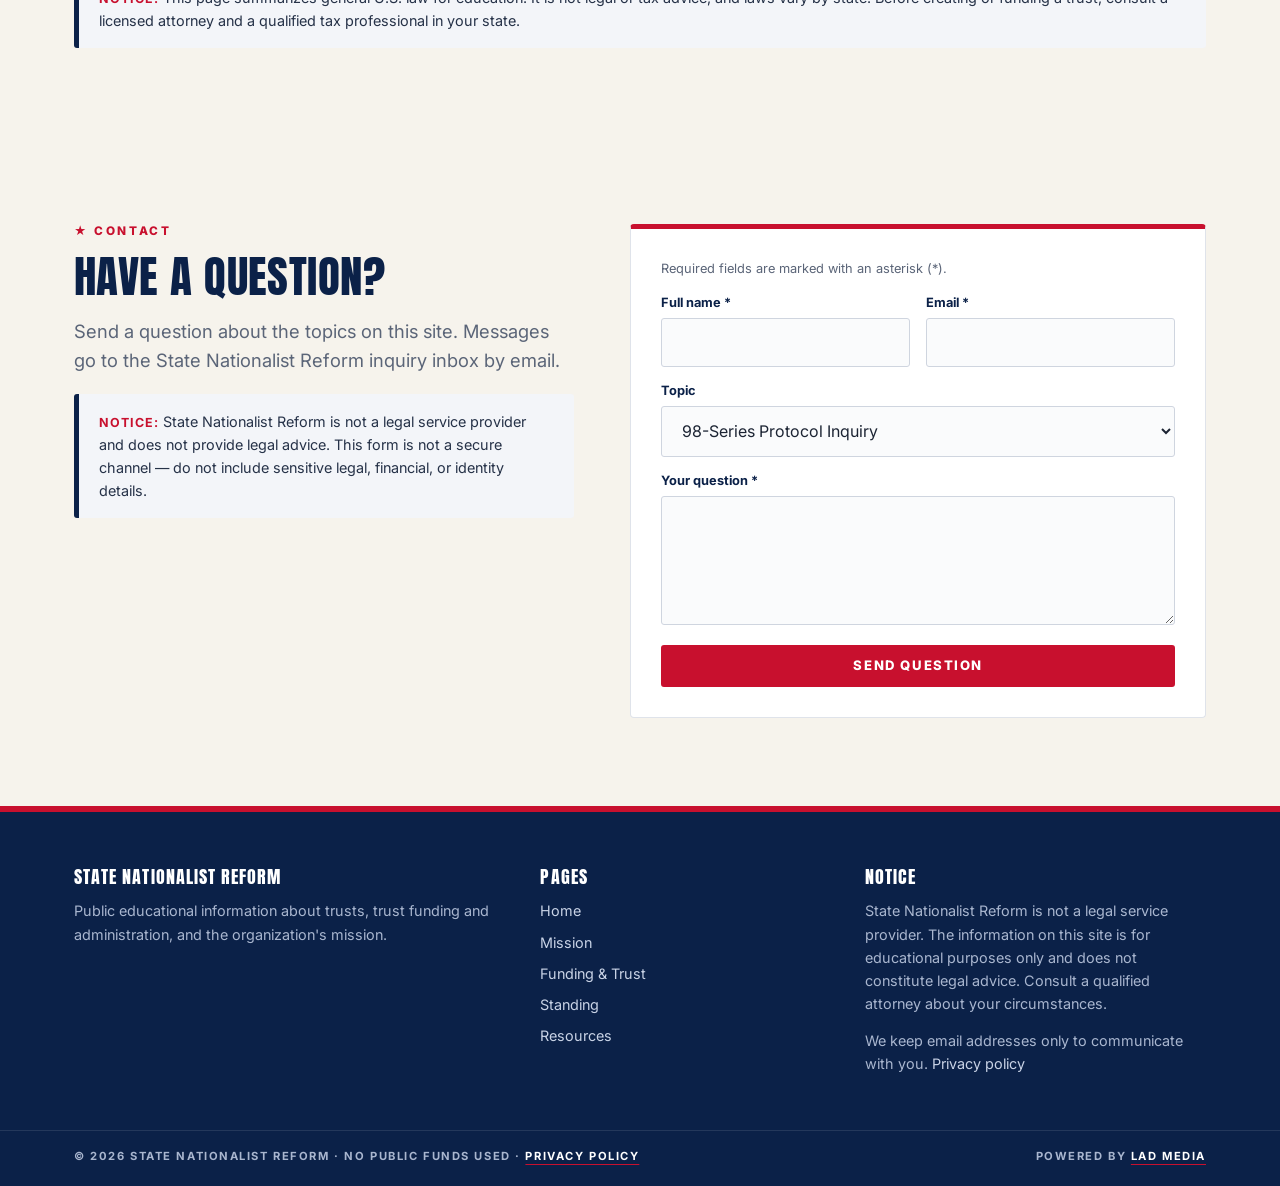
<file: standing.html>
<!DOCTYPE html>
<html lang="en">
<head>
    <!-- Google tag (gtag.js) -->
    <script async src="https://www.googletagmanager.com/gtag/js?id=G-C2153TK33Z"></script>
    <script>
        window.dataLayer = window.dataLayer || [];
        function gtag(){dataLayer.push(arguments);}
        gtag('js', new Date());
        gtag('config', 'G-C2153TK33Z');
    </script>
    
    <meta charset="UTF-8">
    <meta name="viewport" content="width=device-width, initial-scale=1.0">
    <link rel="icon" type="image/png" sizes="180x180" href="favicon.png">
    <link rel="apple-touch-icon" sizes="180x180" href="favicon.png">
    <title>Trust &amp; Standing Diagram Explained | State Nationalist Reform</title>
    <title>Trust &amp; Standing Diagram Explained | State Nationalist Reform</title>
    <meta name="description" content="The trust and standing diagram, stage by stage: what it claims about the Federal Reserve, state courts and protected assets, compared with what U.S. law says.">
    <meta name="robots" content="index,follow,max-image-preview:large">
    <meta name="theme-color" content="#0b2148">
    <link rel="canonical" href="https://statenationalistreform.com/standing">
    <meta property="og:type" content="website">
    <meta property="og:locale" content="en_US">
    <meta property="og:site_name" content="State Nationalist Reform">
    <meta property="og:title" content="Trust &amp; Standing Diagram Explained | State Nationalist Reform">
    <meta property="og:description" content="The trust and standing diagram, stage by stage: what it claims about the Federal Reserve, state courts and protected assets, compared with what U.S. law says.">
    <meta property="og:url" content="https://statenationalistreform.com/standing">
    <meta property="og:image" content="https://statenationalistreform.com/og-image.jpg">
    <meta property="og:image:width" content="1200">
    <meta property="og:image:height" content="630">
    <meta property="og:image:alt" content="State Nationalist Reform — Restoring the Republic">
    <meta name="twitter:card" content="summary_large_image">
    <meta name="twitter:title" content="Trust &amp; Standing Diagram Explained | State Nationalist Reform">
    <meta name="twitter:description" content="The trust and standing diagram, stage by stage: what it claims about the Federal Reserve, state courts and protected assets, compared with what U.S. law says.">
    <meta name="twitter:image" content="https://statenationalistreform.com/og-image.jpg">
    <script type="application/ld+json">
    {"@context": "https://schema.org", "@graph": [{"@type": "Organization", "@id": "https://statenationalistreform.com/#organization", "name": "State Nationalist Reform", "alternateName": "SNR", "url": "https://statenationalistreform.com/", "logo": {"@type": "ImageObject", "url": "https://statenationalistreform.com/favicon.png", "width": 180, "height": 180}, "description": "State Nationalist Reform shares public educational information about private trusts, trust funding and administration. It is not a law firm and does not provide legal advice."}, {"@type": "WebSite", "@id": "https://statenationalistreform.com/#website", "name": "State Nationalist Reform", "alternateName": "SNR", "url": "https://statenationalistreform.com/", "inLanguage": "en-US", "publisher": {"@id": "https://statenationalistreform.com/#organization"}}, {"@type": "WebPage", "@id": "https://statenationalistreform.com/standing#webpage", "url": "https://statenationalistreform.com/standing", "name": "Trust & Standing Diagram Explained | State Nationalist Reform", "description": "The trust and standing diagram, stage by stage: what it claims about the Federal Reserve, state courts and protected assets, compared with what U.S. law says.", "inLanguage": "en-US", "isPartOf": {"@id": "https://statenationalistreform.com/#website"}, "about": {"@id": "https://statenationalistreform.com/#organization"}, "primaryImageOfPage": {"@type": "ImageObject", "url": "https://statenationalistreform.com/og-image.jpg", "width": 1200, "height": 630}, "dateModified": "2026-11-24", "breadcrumb": {"@id": "https://statenationalistreform.com/standing#breadcrumb"}}, {"@type": "BreadcrumbList", "@id": "https://statenationalistreform.com/standing#breadcrumb", "itemListElement": [{"@type": "ListItem", "position": 1, "name": "Home", "item": "https://statenationalistreform.com/"}, {"@type": "ListItem", "position": 2, "name": "Standing", "item": "https://statenationalistreform.com/standing"}]}]}
    </script>
    <link rel="preconnect" href="https://fonts.googleapis.com">
    <link rel="preconnect" href="https://fonts.gstatic.com" crossorigin>
    <link rel="stylesheet" href="https://fonts.googleapis.com/css2?family=Anton&amp;family=Inter:wght@400;600;700;800&amp;display=swap">
    <link rel="stylesheet" href="site.css">
</head><body>
  <a class="skip" href="#main">Skip to content</a>
  <div class="utility">★ Restoring the Republic · Educational information only ★</div>
  <header class="site-header">
    <div class="wrap">
      <a class="brand" href="/" aria-label="State Nationalist Reform home"><span class="brand-mark">SNR</span><span class="brand-name">State Nationalist Reform</span></a>
      <button class="nav-toggle" type="button" aria-expanded="false" aria-controls="main-nav">Menu</button>
      <nav class="main-nav" id="main-nav" aria-label="Main navigation">
          <a href="/">Home</a>
          <a href="/mission">Mission</a>
          <a href="/funding-trust">Funding &amp; Trust</a>
          <a href="/standing" aria-current="page">Standing</a>
          <a href="/vault">Resources</a>
          <a class="btn btn-sm" href="#contact">Get involved</a>
      </nav>
    </div>
  </header>
  <main id="main">
    <section class="page-head">
      <div class="wrap">
        <div class="crumbs"><a href="/">Home</a> / Standing</div>
        <h1>Trust &amp; Standing: <span style="color:var(--red)">the diagram, explained</span></h1>
        <p class="lead">A stage-by-stage look at the asset-flow diagram: what each stage claims, compared with what U.S. law actually says.</p>
      </div>
    </section>
    <section class="section" id="diagram" aria-labelledby="diagram-title">
      <div class="wrap">
        <nav class="tabs" aria-label="On this page"><a class="is-active" href="#diagram">Diagram</a><a href="#usc">U.S. Code</a><a href="#reading">Full reading</a><a href="#contact">Ask</a></nav>
        <div class="section-head"><span class="eyebrow">Source graphic explained</span><h2 id="diagram-title">What the diagram claims</h2><p class="lead">Select a stage to compare the claim with the law, with a source for each point.</p></div>
        <div class="flow-layout">
          <ol class="flow-list" id="flowList" aria-label="Diagram stages"></ol>
          <div>
            <div class="inspector" id="inspector" aria-live="polite">
              <span class="chip chip-red" data-kind></span>
              <h3 data-title></h3>
              <div class="inspector-cols">
                <div class="inspector-col"><span class="eyebrow">What the diagram claims</span><p data-claim></p></div>
                <div class="inspector-col est"><span class="eyebrow">What the law says</span><p data-evidence></p><p class="src">Source: <a data-src href="#" target="_blank" rel="noopener"></a></p></div>
              </div>
              <div class="usc-box"><span class="eyebrow">United States Code</span><ul class="usc-list" data-usc></ul></div>
              <div class="inspector-nav"><button class="btn btn-outline btn-sm" type="button" data-prev>← Previous</button><span class="status" style="align-self:center" data-pos></span><button class="btn btn-outline btn-sm" type="button" data-next>Next →</button></div>
            </div>
            <p class="legend">┆ Dashed connectors show links the diagram asserts. They are not legal relationships recognized by any statute or court.</p>
          </div>
        </div>
      </div>
    </section>


    <section class="section" id="usc" aria-labelledby="usc-title">
      <div class="wrap">
        <div class="section-head"><span class="eyebrow">The legal ground</span><h2 id="usc-title">The United States Code</h2>
          <p class="lead">The United States Code (U.S.C.) is the official compilation of the general and permanent laws Congress has passed, organized by subject into 54 titles. When federal courts decide cases, they apply these statutes and interpret what they mean.</p></div>
        <div class="grid g3" style="margin-bottom:36px">
          <div class="card"><h3>What it is</h3><p>Prepared by the Office of the Law Revision Counsel of the U.S. House of Representatives. Titles enacted as “positive law” are legal evidence of the law; the remaining titles are prima facie evidence of it.</p><a class="more" href="https://uscode.house.gov/about/time.htm" target="_blank" rel="noopener">Source: uscode.house.gov →</a></div>
          <div class="card"><h3>How courts use it</h3><p>The Constitution sits above the Code. Courts apply the Code's sections to the facts of each case, and their published decisions interpreting those sections become precedent that later courts follow.</p></div>
          <div class="card"><h3>What it doesn't cover</h3><p>The Code does not contain court decisions, agency regulations or state laws. Most trust, probate and creditor law is state law — such as each state's version of the Uniform Trust Code — and is decided in state courts.</p><a class="more" href="https://uscode.house.gov/about/time.htm" target="_blank" rel="noopener">Source: uscode.house.gov →</a></div>
        </div>
        <h3>Code sections that apply to this diagram</h3>
        <div class="table-wrap"><table>
          <thead><tr><th>Section</th><th>Title</th><th>What it provides</th></tr></thead>
          <tbody><tr><td><a href="https://www.law.cornell.edu/uscode/text/12/225a" target="_blank" rel="noopener">12 U.S.C. § 225a</a></td><td>Banks and Banking</td><td>Sets the Federal Reserve's monetary policy objectives: maximum employment, stable prices and moderate long-term interest rates.</td></tr><tr><td><a href="https://www.law.cornell.edu/uscode/text/18/3231" target="_blank" rel="noopener">18 U.S.C. § 3231</a></td><td>Crimes and Criminal Procedure</td><td>Gives federal district courts jurisdiction over all federal offenses, and states that this does not impair state courts' jurisdiction under state law. Courts cite it when rejecting “sovereign” jurisdiction arguments.</td></tr><tr><td><a href="https://www.law.cornell.edu/uscode/text/28/1331" target="_blank" rel="noopener">28 U.S.C. § 1331</a></td><td>Judiciary and Judicial Procedure</td><td>Gives federal district courts jurisdiction over civil cases arising under the Constitution, federal laws and treaties.</td></tr><tr><td><a href="https://www.law.cornell.edu/uscode/text/26/7701" target="_blank" rel="noopener">26 U.S.C. § 7701(a)(1)</a></td><td>Internal Revenue Code</td><td>Defines “person” for federal tax purposes to include an individual, a trust, an estate and other entities — so both you and your trust are covered.</td></tr><tr><td><a href="https://www.law.cornell.edu/uscode/text/26/671" target="_blank" rel="noopener">26 U.S.C. §§ 671–679</a></td><td>Internal Revenue Code</td><td>The grantor trust rules: when the person who creates or funds a trust is taxed on its income as if they still owned the assets.</td></tr><tr><td><a href="https://www.law.cornell.edu/uscode/text/26/679" target="_blank" rel="noopener">26 U.S.C. § 679</a></td><td>Internal Revenue Code</td><td>Treats a U.S. person who transfers property to a foreign trust with a U.S. beneficiary as the owner of that trust for income tax.</td></tr><tr><td><a href="https://www.law.cornell.edu/uscode/text/26/6048" target="_blank" rel="noopener">26 U.S.C. § 6048</a></td><td>Internal Revenue Code</td><td>Requires information reporting for foreign trusts and transfers to them (IRS Forms 3520 and 3520-A).</td></tr><tr><td><a href="https://www.law.cornell.edu/uscode/text/26/2038" target="_blank" rel="noopener">26 U.S.C. § 2038</a></td><td>Internal Revenue Code</td><td>Includes property you can revoke, alter or amend — such as assets in a revocable trust — in your gross estate for estate tax.</td></tr><tr><td><a href="https://www.law.cornell.edu/uscode/text/26/6702" target="_blank" rel="noopener">26 U.S.C. § 6702</a></td><td>Internal Revenue Code</td><td>Imposes a $5,000 penalty for frivolous tax returns and submissions, including those based on positions the IRS has identified as frivolous.</td></tr></tbody></table></div>
        <p class="small-note">Section links open the official text on Cornell Law School's Legal Information Institute. Always check the current version of a statute before relying on it.</p>
      </div>
    </section>
    <section class="section bg-cream" id="reading" aria-labelledby="reading-title">
      <div class="wrap">
        <div class="section-head"><span class="eyebrow">Evaluation</span><h2 id="reading-title">The whole diagram, compared with the law</h2><p class="lead">What the diagram claims overall, what U.S. law provides, and what trusts can and cannot do.</p></div>
        <div class="claims"><div class="card"><h3>The claim</h3><p>The diagram depicts a path from public institutions, through a “public nexus” and the National Reform Protocol, to private equity and fully protected assets.</p></div><div class="card"><h3>What the law says</h3><p>No statute or court decision recognizes that path. Liability, taxation and creditor rights are set by specific laws, and a person's declared status or a trust's label does not change them.</p></div><div class="card"><h3>What trusts can legitimately do</h3><p>A properly drafted and funded trust can avoid probate, provide for management if you become incapacitated, and — in some irrevocable forms — limit creditor access within the limits state law sets.</p></div><div class="card"><h3>What trusts cannot do</h3><p>A trust cannot eliminate taxes you owe, place assets beyond the reach of courts, or shield property transferred to avoid existing creditors. The IRS treats trusts used to evade taxes as abusive.</p></div></div>
        <h3>Stage-by-stage summary</h3>
        <div class="table-wrap"><table>
          <thead><tr><th>Stage</th><th>Classification</th><th>What the diagram claims</th><th>What the law says</th></tr></thead>
          <tbody><tr><td>Federal Reserves</td><td><span class="chip">Starting label</span></td><td>A source of personal liability</td><td>The U.S. central bank: monetary policy, bank supervision, payments. No legal link to personal liability or trusts.<br><a href="https://www.federalreserve.gov/faqs/about_12594.htm" target="_blank" rel="noopener">Federal Reserve source</a></td></tr><tr><td>State Courts</td><td><span class="chip">Starting label</span></td><td>Connected to liability</td><td>General-jurisdiction courts that decide trust, probate and creditor disputes. A trust does not remove property from their reach.<br><a href="https://www.uscourts.gov/about-federal-courts/court-role-and-structure/comparing-federal-state-courts" target="_blank" rel="noopener">U.S. Courts source</a></td></tr><tr><td>Public Nexus</td><td><span class="chip">Claimed connection</span></td><td>Status creates liability</td><td>Not a recognized legal doctrine. Courts reject status-based arguments (United States v. Benabe, 7th Cir. 2011).<br><a href="https://www2.ca3.uscourts.gov/opinarch/163906np.pdf" target="_blank" rel="noopener">3d Cir. citing Benabe source</a></td></tr><tr><td>National Reform Protocol</td><td><span class="chip">Proposed method</span></td><td>Keeps government from reaching assets</td><td>Not recognized in any statute or decision. Trust taxation follows substance over form.<br><a href="https://www.irs.gov/businesses/small-businesses-self-employed/abusive-trust-tax-evasion-schemes-talking-points" target="_blank" rel="noopener">IRS source</a></td></tr><tr><td>Private Equity</td><td><span class="chip">Asset step</span></td><td>Assets become private</td><td>Ownership depends on trust documents and retitling. Revocable-trust assets stay reachable by creditors; foreign-trust transfers are taxed to the U.S. transferor (26 U.S.C. § 679).<br><a href="https://www.irs.gov/node/6112" target="_blank" rel="noopener">IRS source</a></td></tr><tr><td>Protected Assets</td><td><span class="chip">Intended outcome</span></td><td>Complete asset insulation</td><td>Trusts can avoid probate and, in limited forms, restrict creditors. None removes tax obligations or guarantees complete protection.<br><a href="https://legislature.maine.gov/statutes/18-B/title18-Bsec505.html" target="_blank" rel="noopener">UTC § 505 source</a></td></tr></tbody></table></div>
        <div class="notice" style="margin-top:28px"><strong>Notice:</strong> This page summarizes general U.S. law for education. It is not legal or tax advice, and laws vary by state. Before creating or funding a trust, consult a licensed attorney and a qualified tax professional in your state.</div>
      </div>
    </section>
    <section class="section bg-cream contact" id="contact" aria-labelledby="contact-title">
      <div class="wrap">
        <div>
          <span class="eyebrow">Contact</span>
          <h2 id="contact-title">Have a question?</h2>
          <p class="lead">Send a question about the topics on this site. Messages go to the State Nationalist Reform inquiry inbox by email.</p>
          <div class="notice"><strong>Notice:</strong> State Nationalist Reform is not a legal service provider and does not provide legal advice. This form is not a secure channel — do not include sensitive legal, financial, or identity details.</div>
        </div>
        <form class="form-card" action="https://formsubmit.co/SNR_2026@proton.me" method="POST">
          <input type="hidden" name="_subject" value="New inquiry — State Nationalist Reform">
          <input type="hidden" name="_captcha" value="false">
          <p class="req">Required fields are marked with an asterisk (*).</p>
          <div class="form-row">
            <label>Full name *<input type="text" name="name" required autocomplete="name"></label>
            <label>Email *<input type="email" name="email" required autocomplete="email"></label>
          </div>
          <label>Topic<select name="inquiry_type"><option value="98-Series Protocol">98-Series Protocol Inquiry</option><option value="Jurisdictional Standing">Jurisdictional Standing</option><option value="Private Equity Path">Private Equity Asset Path</option><option value="General Strategic Question">General Question</option></select></label>
          <label>Your question *<textarea name="message" rows="5" required></textarea></label>
          <button class="btn" type="submit">Send question</button>
        </form>
      </div>
    </section>
  </main>
  <footer class="site-footer">
    <div class="wrap">
      <div>
        <p class="footer-title">State Nationalist Reform</p>
        <p>Public educational information about trusts, trust funding and administration, and the organization's mission.</p>
      </div>
      <div><p class="footer-title">Pages</p><ul><li><a href="/">Home</a></li><li><a href="/mission">Mission</a></li><li><a href="/funding-trust">Funding &amp; Trust</a></li><li><a href="/standing">Standing</a></li><li><a href="/vault">Resources</a></li></ul></div>
      <div>
        <p class="footer-title">Notice</p>
        <p>State Nationalist Reform is not a legal service provider. The information on this site is for educational purposes only and does not constitute legal advice. Consult a qualified attorney about your circumstances.</p>
        <p>We keep email addresses only to communicate with you. <a href="/privacy">Privacy policy</a></p>
      </div>
    </div>
    <div class="footer-bottom"><div class="wrap">
      <span>© 2026 State Nationalist Reform · No public funds used · <a href="/privacy">Privacy Policy</a></span>
      <span>Powered by <a href="https://ladmedia.co" target="_blank" rel="noopener">LAD MEDIA</a></span>
    </div></div>
  </footer>
  <script src="site.js" defer></script>
</body>
</html>
</file>
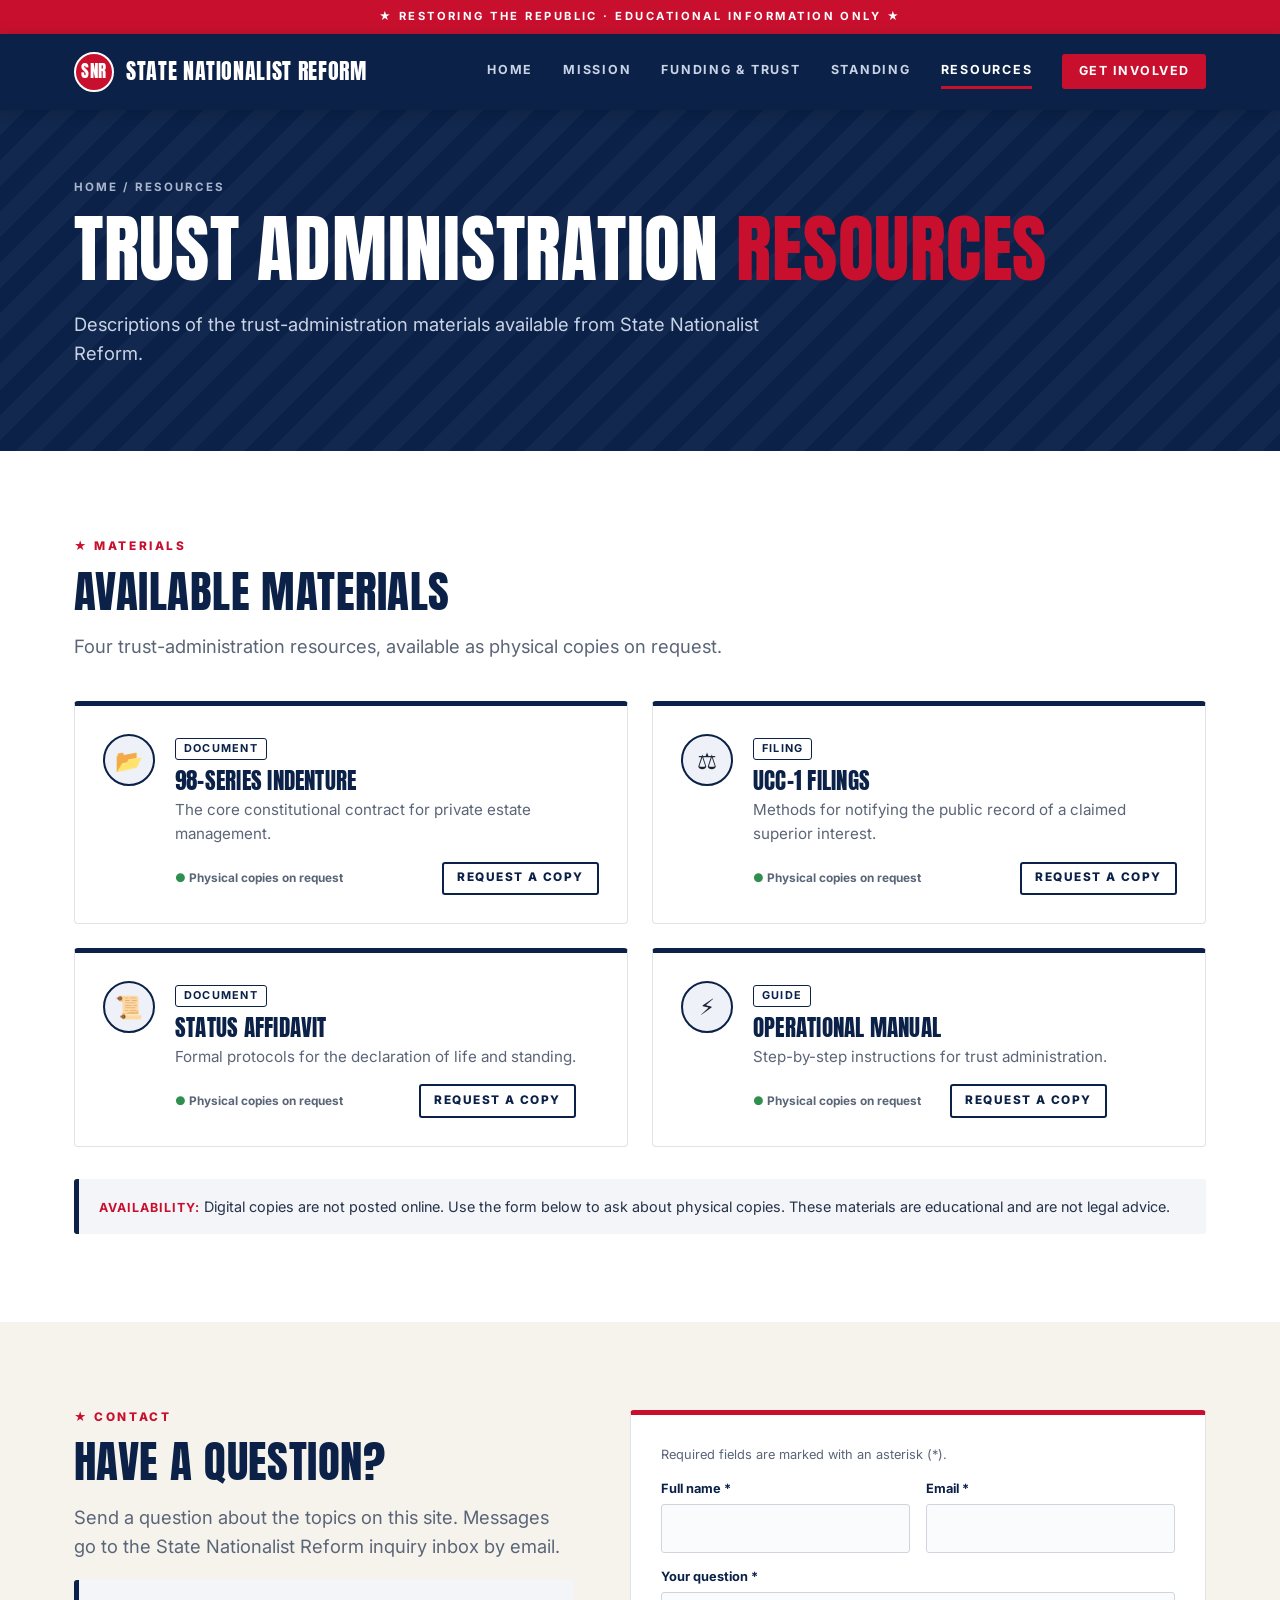
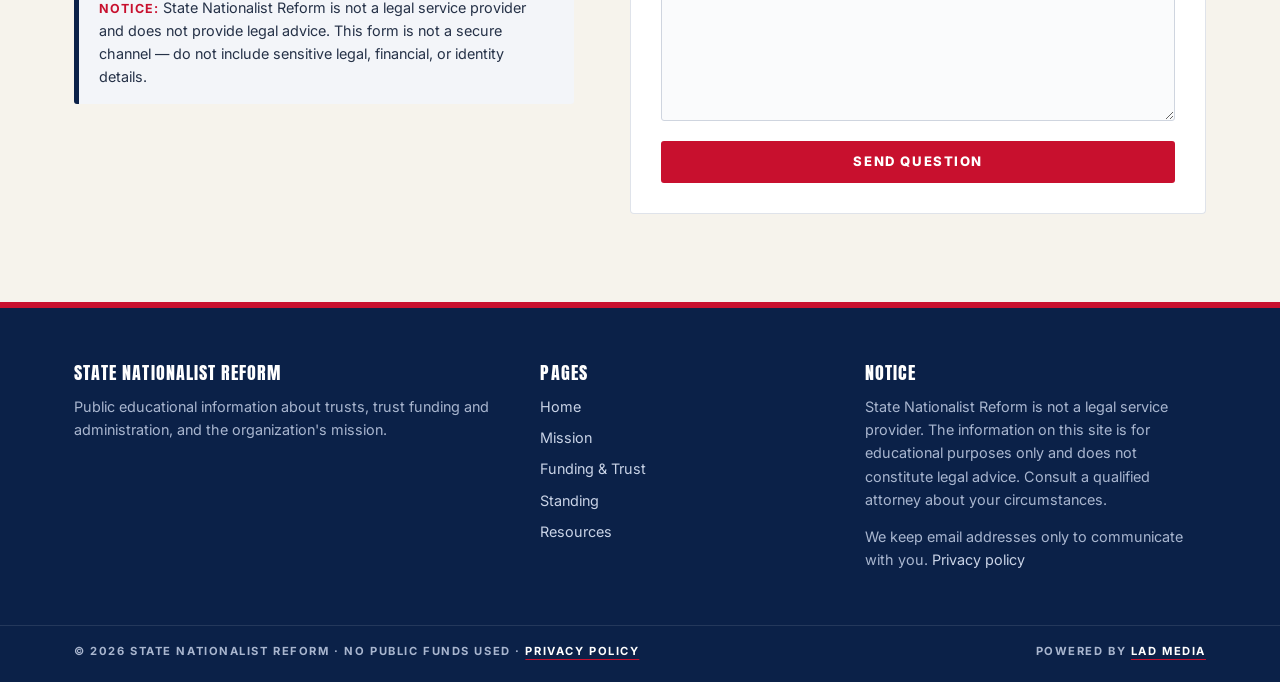
<file: vault.html>
<!DOCTYPE html>
<html lang="en">
<head>
    <!-- Google tag (gtag.js) -->
    <script async src="https://www.googletagmanager.com/gtag/js?id=G-C2153TK33Z"></script>
    <script>
        window.dataLayer = window.dataLayer || [];
        function gtag(){dataLayer.push(arguments);}
        gtag('js', new Date());
        gtag('config', 'G-C2153TK33Z');
    </script>
    
    <meta charset="UTF-8">
    <meta name="viewport" content="width=device-width, initial-scale=1.0">
    <link rel="icon" type="image/png" sizes="180x180" href="favicon.png">
    <link rel="apple-touch-icon" sizes="180x180" href="favicon.png">
    <title>Trust Administration Resources | State Nationalist Reform</title>
    <title>Trust Administration Resources | State Nationalist Reform</title>
    <meta name="description" content="Trust administration resources from State Nationalist Reform: 98-Series Indenture, UCC-1 filings, status affidavit and operational manual.">
    <meta name="robots" content="index,follow,max-image-preview:large">
    <meta name="theme-color" content="#0b2148">
    <link rel="canonical" href="https://statenationalistreform.com/vault">
    <meta property="og:type" content="website">
    <meta property="og:locale" content="en_US">
    <meta property="og:site_name" content="State Nationalist Reform">
    <meta property="og:title" content="Trust Administration Resources | State Nationalist Reform">
    <meta property="og:description" content="Trust administration resources from State Nationalist Reform: 98-Series Indenture, UCC-1 filings, status affidavit and operational manual.">
    <meta property="og:url" content="https://statenationalistreform.com/vault">
    <meta property="og:image" content="https://statenationalistreform.com/og-image.jpg">
    <meta property="og:image:width" content="1200">
    <meta property="og:image:height" content="630">
    <meta property="og:image:alt" content="State Nationalist Reform — Restoring the Republic">
    <meta name="twitter:card" content="summary_large_image">
    <meta name="twitter:title" content="Trust Administration Resources | State Nationalist Reform">
    <meta name="twitter:description" content="Trust administration resources from State Nationalist Reform: 98-Series Indenture, UCC-1 filings, status affidavit and operational manual.">
    <meta name="twitter:image" content="https://statenationalistreform.com/og-image.jpg">
    <script type="application/ld+json">
    {"@context": "https://schema.org", "@graph": [{"@type": "Organization", "@id": "https://statenationalistreform.com/#organization", "name": "State Nationalist Reform", "alternateName": "SNR", "url": "https://statenationalistreform.com/", "logo": {"@type": "ImageObject", "url": "https://statenationalistreform.com/favicon.png", "width": 180, "height": 180}, "description": "State Nationalist Reform shares public educational information about private trusts, trust funding and administration. It is not a law firm and does not provide legal advice."}, {"@type": "WebSite", "@id": "https://statenationalistreform.com/#website", "name": "State Nationalist Reform", "alternateName": "SNR", "url": "https://statenationalistreform.com/", "inLanguage": "en-US", "publisher": {"@id": "https://statenationalistreform.com/#organization"}}, {"@type": "WebPage", "@id": "https://statenationalistreform.com/vault#webpage", "url": "https://statenationalistreform.com/vault", "name": "Trust Administration Resources | State Nationalist Reform", "description": "Trust administration resources from State Nationalist Reform: 98-Series Indenture, UCC-1 filings, status affidavit and operational manual.", "inLanguage": "en-US", "isPartOf": {"@id": "https://statenationalistreform.com/#website"}, "about": {"@id": "https://statenationalistreform.com/#organization"}, "primaryImageOfPage": {"@type": "ImageObject", "url": "https://statenationalistreform.com/og-image.jpg", "width": 1200, "height": 630}, "dateModified": "2026-11-24", "breadcrumb": {"@id": "https://statenationalistreform.com/vault#breadcrumb"}}, {"@type": "BreadcrumbList", "@id": "https://statenationalistreform.com/vault#breadcrumb", "itemListElement": [{"@type": "ListItem", "position": 1, "name": "Home", "item": "https://statenationalistreform.com/"}, {"@type": "ListItem", "position": 2, "name": "Resources", "item": "https://statenationalistreform.com/vault"}]}]}
    </script>
    <link rel="preconnect" href="https://fonts.googleapis.com">
    <link rel="preconnect" href="https://fonts.gstatic.com" crossorigin>
    <link rel="stylesheet" href="https://fonts.googleapis.com/css2?family=Anton&amp;family=Inter:wght@400;600;700;800&amp;display=swap">
    <link rel="stylesheet" href="site.css">
</head><body>
  <a class="skip" href="#main">Skip to content</a>
  <div class="utility">★ Restoring the Republic · Educational information only ★</div>
  <header class="site-header">
    <div class="wrap">
      <a class="brand" href="/" aria-label="State Nationalist Reform home"><span class="brand-mark">SNR</span><span class="brand-name">State Nationalist Reform</span></a>
      <button class="nav-toggle" type="button" aria-expanded="false" aria-controls="main-nav">Menu</button>
      <nav class="main-nav" id="main-nav" aria-label="Main navigation">
          <a href="/">Home</a>
          <a href="/mission">Mission</a>
          <a href="/funding-trust">Funding &amp; Trust</a>
          <a href="/standing">Standing</a>
          <a href="/vault" aria-current="page">Resources</a>
          <a class="btn btn-sm" href="#contact">Get involved</a>
      </nav>
    </div>
  </header>
  <main id="main">
    <section class="page-head">
      <div class="wrap">
        <div class="crumbs"><a href="/">Home</a> / Resources</div>
        <h1>Trust Administration <span style="color:var(--red)">Resources</span></h1>
        <p class="lead">Descriptions of the trust-administration materials available from State Nationalist Reform.</p>
      </div>
    </section>
    <section class="section" aria-labelledby="materials-title">
      <div class="wrap">
        <div class="section-head"><span class="eyebrow">Materials</span><h2 id="materials-title">Available materials</h2><p class="lead">Four trust-administration resources, available as physical copies on request.</p></div>
        <div class="grid g2"><div class="card res-card"><div class="card-icon" aria-hidden="true">📂</div><div><span class="chip">Document</span><h3>98-Series Indenture</h3><p>The core constitutional contract for private estate management.</p>
            <div class="res-foot"><span class="status">Physical copies on request</span><a class="btn btn-outline btn-sm" href="#contact">Request a copy</a></div></div></div><div class="card res-card"><div class="card-icon" aria-hidden="true">⚖</div><div><span class="chip">Filing</span><h3>UCC-1 Filings</h3><p>Methods for notifying the public record of a claimed superior interest.</p>
            <div class="res-foot"><span class="status">Physical copies on request</span><a class="btn btn-outline btn-sm" href="#contact">Request a copy</a></div></div></div><div class="card res-card"><div class="card-icon" aria-hidden="true">📜</div><div><span class="chip">Document</span><h3>Status Affidavit</h3><p>Formal protocols for the declaration of life and standing.</p>
            <div class="res-foot"><span class="status">Physical copies on request</span><a class="btn btn-outline btn-sm" href="#contact">Request a copy</a></div></div></div><div class="card res-card"><div class="card-icon" aria-hidden="true">⚡</div><div><span class="chip">Guide</span><h3>Operational Manual</h3><p>Step-by-step instructions for trust administration.</p>
            <div class="res-foot"><span class="status">Physical copies on request</span><a class="btn btn-outline btn-sm" href="#contact">Request a copy</a></div></div></div></div>
        <div class="notice" style="margin-top:32px"><strong>Availability:</strong> Digital copies are not posted online. Use the form below to ask about physical copies. These materials are educational and are not legal advice.</div>
      </div>
    </section>
    <section class="section bg-cream contact" id="contact" aria-labelledby="contact-title">
      <div class="wrap">
        <div>
          <span class="eyebrow">Contact</span>
          <h2 id="contact-title">Have a question?</h2>
          <p class="lead">Send a question about the topics on this site. Messages go to the State Nationalist Reform inquiry inbox by email.</p>
          <div class="notice"><strong>Notice:</strong> State Nationalist Reform is not a legal service provider and does not provide legal advice. This form is not a secure channel — do not include sensitive legal, financial, or identity details.</div>
        </div>
        <form class="form-card" action="https://formsubmit.co/SNR_2026@proton.me" method="POST">
          <input type="hidden" name="_subject" value="New inquiry — State Nationalist Reform">
          <input type="hidden" name="_captcha" value="false">
          <p class="req">Required fields are marked with an asterisk (*).</p>
          <div class="form-row">
            <label>Full name *<input type="text" name="name" required autocomplete="name"></label>
            <label>Email *<input type="email" name="email" required autocomplete="email"></label>
          </div>
          
          <label>Your question *<textarea name="message" rows="5" required></textarea></label>
          <button class="btn" type="submit">Send question</button>
        </form>
      </div>
    </section>
  </main>
  <footer class="site-footer">
    <div class="wrap">
      <div>
        <p class="footer-title">State Nationalist Reform</p>
        <p>Public educational information about trusts, trust funding and administration, and the organization's mission.</p>
      </div>
      <div><p class="footer-title">Pages</p><ul><li><a href="/">Home</a></li><li><a href="/mission">Mission</a></li><li><a href="/funding-trust">Funding &amp; Trust</a></li><li><a href="/standing">Standing</a></li><li><a href="/vault">Resources</a></li></ul></div>
      <div>
        <p class="footer-title">Notice</p>
        <p>State Nationalist Reform is not a legal service provider. The information on this site is for educational purposes only and does not constitute legal advice. Consult a qualified attorney about your circumstances.</p>
        <p>We keep email addresses only to communicate with you. <a href="/privacy">Privacy policy</a></p>
      </div>
    </div>
    <div class="footer-bottom"><div class="wrap">
      <span>© 2026 State Nationalist Reform · No public funds used · <a href="/privacy">Privacy Policy</a></span>
      <span>Powered by <a href="https://ladmedia.co" target="_blank" rel="noopener">LAD MEDIA</a></span>
    </div></div>
  </footer>
  <script src="site.js" defer></script>
</body>
</html>
</file>
<file: site.css>
/* State Nationalist Reform — campaign theme */
:root{
  --navy:#0b2148;--navy-2:#142f5f;--red:#c8102e;--red-dark:#a30d25;
  --cream:#f6f3ec;--ink:#1c2433;--muted:#5b6578;--line:#dfe3ea;--white:#fff;
  --display:'Anton',Impact,'Arial Narrow',sans-serif;
  --body:'Inter',system-ui,-apple-system,'Segoe UI',sans-serif;
  --wrap:1180px;
}
*,*::before,*::after{box-sizing:border-box}
html{scroll-behavior:smooth}
body{margin:0;font-family:var(--body);color:var(--ink);background:var(--white);line-height:1.6;-webkit-font-smoothing:antialiased}
img{max-width:100%;display:block}
a{color:inherit}
:focus-visible{outline:3px solid var(--red);outline-offset:3px}
.skip{position:absolute;left:-999px;top:0;background:var(--red);color:#fff;padding:10px 16px;z-index:100}
.skip:focus{left:8px;top:8px}
.wrap{max-width:var(--wrap);margin:0 auto;padding:0 24px}

/* type */
h1,h2,h3,.display{font-family:var(--display);font-weight:400;text-transform:uppercase;letter-spacing:.01em;line-height:1.04;color:var(--navy);margin:0 0 .4em}
h1{font-size:clamp(2.6rem,6vw,4.6rem)}
h2{font-size:clamp(2rem,4vw,2.8rem)}
h3{font-size:1.45rem}
p{margin:0 0 1em}
.eyebrow{display:block;font:800 .74rem/1.2 var(--body);letter-spacing:.22em;text-transform:uppercase;color:var(--red);margin-bottom:.9rem}
.eyebrow::before{content:"★ "}
.lead{font-size:1.15rem;color:var(--muted);max-width:60ch}

/* buttons */
.btn{display:inline-flex;align-items:center;justify-content:center;gap:.5em;padding:.95em 1.6em;border:2px solid var(--red);background:var(--red);color:#fff;font:800 .82rem/1 var(--body);letter-spacing:.12em;text-transform:uppercase;text-decoration:none;border-radius:3px;cursor:pointer;transition:background .15s,border-color .15s,color .15s}
.btn:hover{background:var(--red-dark);border-color:var(--red-dark)}
.btn-outline{background:transparent;color:var(--navy);border-color:var(--navy)}
.btn-outline:hover{background:var(--navy);color:#fff;border-color:var(--navy)}
.btn-light{background:transparent;color:#fff;border-color:#fff}
.btn-light:hover{background:#fff;color:var(--navy);border-color:#fff}
.btn-navy{background:var(--navy);border-color:var(--navy)}
.btn-navy:hover{background:var(--navy-2);border-color:var(--navy-2)}
.btn-sm{padding:.75em 1.15em;font-size:.74rem}

/* header */
.utility{background:var(--red);color:#fff;text-align:center;font:700 .7rem/1 var(--body);letter-spacing:.22em;text-transform:uppercase;padding:.7rem 1rem}
.site-header{background:var(--navy);position:sticky;top:0;z-index:50;box-shadow:0 2px 14px rgba(0,0,0,.18)}
.site-header .wrap{display:flex;align-items:center;justify-content:space-between;gap:24px;min-height:76px}
.brand{display:flex;align-items:center;gap:12px;color:#fff;text-decoration:none}
.brand-mark{width:40px;height:40px;border-radius:50%;background:var(--red);display:grid;place-items:center;font:400 1.05rem/1 var(--display);letter-spacing:.02em;color:#fff;border:2px solid #fff}
.brand-name{font:400 1.35rem/1 var(--display);text-transform:uppercase;letter-spacing:.03em}
.main-nav{display:flex;align-items:center;gap:30px}
.main-nav a{color:#c9d3e6;text-decoration:none;font:700 .78rem/1 var(--body);letter-spacing:.14em;text-transform:uppercase;padding:.6rem 0;border-bottom:3px solid transparent}
.main-nav a:hover{color:#fff}
.main-nav a[aria-current="page"]{color:#fff;border-bottom-color:var(--red)}
.nav-toggle{display:none;background:none;border:2px solid rgba(255,255,255,.5);color:#fff;border-radius:3px;padding:.5rem .7rem;font:700 .75rem var(--body);letter-spacing:.1em;text-transform:uppercase;cursor:pointer}

/* hero */
.hero{position:relative;color:#fff;background:var(--navy);overflow:hidden}
.hero::before{content:"";position:absolute;inset:0;background:radial-gradient(circle at 85% 20%,rgba(200,16,46,.35),transparent 45%),repeating-linear-gradient(135deg,rgba(255,255,255,.035) 0 18px,transparent 18px 36px)}
.hero .wrap{position:relative;display:grid;grid-template-columns:1fr 1.15fr;gap:56px;align-items:center;padding-top:88px;padding-bottom:96px}
.hero h1{color:#fff;font-size:clamp(3rem,7vw,5.6rem)}
.hero h1 span{color:var(--red)}
.hero .eyebrow{color:#fff;opacity:.85}
.hero .lead{color:#d5ddeb;text-transform:uppercase;letter-spacing:.06em;font-size:1rem;font-weight:600}
.hero-actions{display:flex;flex-wrap:wrap;gap:12px;margin-top:28px}
.video-card{background:#000;border:4px solid #fff;box-shadow:0 30px 60px rgba(0,0,0,.4);aspect-ratio:16/9;position:relative;border-radius:4px;overflow:hidden}
.video-card > div{position:absolute;inset:0}
.video-card iframe{width:100%!important;height:100%!important}
.video-caption{margin-top:14px;font:700 .7rem/1.4 var(--body);letter-spacing:.16em;text-transform:uppercase;color:#a9b6cf;text-align:center}

/* signup / notice */
.signup{background:var(--red);color:#fff}
.signup .wrap{display:flex;align-items:center;gap:28px;padding-top:30px;padding-bottom:30px;flex-wrap:wrap}
.signup .display{color:#fff;font-size:2rem;margin:0}
.signup p{margin:0;max-width:36ch;font-size:.95rem;opacity:.95}
.signup .btn{margin-left:auto}
.notice{background:#f3f5f9;border-left:5px solid var(--navy);padding:16px 20px;font-size:.9rem;color:#263248;border-radius:3px}
.notice strong{color:var(--red);text-transform:uppercase;letter-spacing:.08em;font-size:.78rem}
.notice-bar{padding:22px 0 0}

/* sections */
.section{padding:88px 0}
.section-tight{padding:56px 0}
.bg-cream{background:var(--cream)}
.bg-navy{background:var(--navy);color:#fff}
.bg-navy h2,.bg-navy h3{color:#fff}
.section-head{margin-bottom:40px;max-width:720px}
.grid{display:grid;gap:24px}
.g2{grid-template-columns:repeat(2,1fr)}
.g3{grid-template-columns:repeat(3,1fr)}
.g4{grid-template-columns:repeat(4,1fr)}

/* cards */
.card{background:#fff;border:1px solid var(--line);border-top:5px solid var(--navy);border-radius:4px;padding:28px;display:flex;flex-direction:column}
.card p{color:var(--muted);font-size:.95rem}
.card-link{text-decoration:none;transition:transform .18s,box-shadow .18s,border-color .18s}
.card-link:hover{transform:translateY(-4px);box-shadow:0 16px 30px rgba(11,33,72,.12);border-top-color:var(--red)}
.card .more{margin-top:auto;font:800 .74rem/1 var(--body);letter-spacing:.14em;text-transform:uppercase;color:var(--red)}
.card-icon{width:52px;height:52px;border-radius:50%;background:#eef1f7;border:2px solid var(--navy);display:grid;place-items:center;font-size:1.4rem;margin-bottom:18px}
.step-num{font:400 2.4rem/1 var(--display);color:var(--red);margin-bottom:10px}
.chip{display:inline-block;white-space:nowrap;align-self:flex-start;border:1.5px solid var(--navy);color:var(--navy);border-radius:3px;padding:.3em .7em;font:700 .68rem/1.2 var(--body);letter-spacing:.12em;text-transform:uppercase}
.chip-red{border-color:var(--red);color:var(--red)}

/* quote band */
.quote-band{background:var(--navy);color:#fff;text-align:center;padding:84px 24px}
.stars{color:var(--red);letter-spacing:.6em;font-size:1.1rem;margin-bottom:18px}
.quote-band blockquote{margin:0 auto;max-width:900px;font:400 clamp(1.8rem,3.6vw,2.8rem)/1.15 var(--display);text-transform:uppercase;letter-spacing:.01em}
.quote-band cite{display:block;margin-top:18px;font:700 .78rem/1 var(--body);font-style:normal;letter-spacing:.2em;text-transform:uppercase;color:#a9b6cf}

/* page header */
.page-head{background:var(--navy);color:#fff;position:relative;overflow:hidden}
.page-head::after{content:"";position:absolute;inset:0;background:repeating-linear-gradient(135deg,rgba(255,255,255,.03) 0 18px,transparent 18px 36px);pointer-events:none}
.page-head .wrap{position:relative;z-index:1;padding-top:72px;padding-bottom:64px}
.page-head h1{color:#fff;margin-bottom:.3em}
.page-head .lead{color:#c9d3e6}
.crumbs{font:700 .72rem/1 var(--body);letter-spacing:.18em;text-transform:uppercase;color:#a9b6cf;margin-bottom:18px}
.crumbs a{color:#a9b6cf;text-decoration:none}
.crumbs a:hover{color:#fff}

/* mission */
.split{display:grid;grid-template-columns:1.3fr 1fr;gap:56px;align-items:start}
.pull{background:var(--cream);border-left:6px solid var(--red);padding:32px;border-radius:3px}
.pull p{font:400 1.7rem/1.2 var(--display);text-transform:uppercase;color:var(--navy);margin:0}
.prose p{font-size:1.07rem}
.small-note{font-size:.85rem;color:var(--muted);margin-top:20px}

/* next banner */
.next-banner{display:flex;align-items:center;justify-content:space-between;gap:24px;flex-wrap:wrap;background:#fff;border:1px solid var(--line);border-left:6px solid var(--red);border-radius:4px;padding:30px 34px}
.next-banner h3{margin:0}

/* funding */
.chart-card{min-height:100%}
.chart-box{position:relative;height:340px;margin:12px 0 8px}
.points{display:flex;flex-direction:column;gap:18px}
.caption{font-size:.82rem;color:var(--muted);margin:10px 0 0}
.cta-center{text-align:center;max-width:640px;margin:0 auto}

/* resources */
.res-card{flex-direction:row;gap:20px;align-items:flex-start}
.res-card .card-icon{flex:none;margin:0}
.res-card h3{margin:.55rem 0 .3rem}
.res-foot{display:flex;justify-content:space-between;align-items:center;gap:12px;margin-top:14px;flex-wrap:wrap}
.status{font:700 .74rem var(--body);color:var(--muted)}
.status::before{content:"● ";color:#2f8f4e}

/* standing */
.tabs{display:inline-flex;gap:4px;border:1.5px solid var(--line);border-radius:4px;padding:4px;background:#fff;margin-bottom:32px;flex-wrap:wrap}
.tabs a{padding:.7em 1.1em;font:800 .74rem/1 var(--body);letter-spacing:.12em;text-transform:uppercase;text-decoration:none;color:var(--navy);border-radius:3px}
.tabs a.is-active,.tabs a:hover{background:var(--red);color:#fff}
.flow-layout{display:grid;grid-template-columns:1fr 1.15fr;gap:32px;align-items:start}
.flow-list{list-style:none;margin:0;padding:0}
.flow-list li{position:relative}
.flow-list li+li{margin-top:22px}
.flow-list li+li::before{content:"";position:absolute;left:39px;top:-22px;height:22px;border-left:2px dashed #9aa5b8}
.flow-step{width:100%;display:flex;align-items:center;gap:16px;text-align:left;background:#fff;border:1px solid var(--line);border-top:4px solid var(--navy);border-radius:4px;padding:16px 18px;cursor:pointer;font:inherit;color:inherit;transition:border-color .15s,background .15s,box-shadow .15s}
.flow-step:hover{box-shadow:0 8px 20px rgba(11,33,72,.08)}
.flow-step[aria-pressed="true"]{border-color:var(--red);border-top-color:var(--red);background:#fdf2f4;box-shadow:0 0 0 2px var(--red) inset}
.flow-num{flex:none;width:44px;height:44px;border-radius:50%;border:2px solid var(--navy);display:grid;place-items:center;font:400 1.15rem/1 var(--display);color:var(--navy)}
.flow-step[aria-pressed="true"] .flow-num{background:var(--red);border-color:var(--red);color:#fff}
.flow-kind{display:block;font:800 .64rem/1.2 var(--body);letter-spacing:.18em;text-transform:uppercase;color:var(--red)}
.flow-title{display:block;font:400 1.25rem/1.1 var(--display);text-transform:uppercase;color:var(--navy);margin-top:3px}
.flow-arrow{margin-left:auto;color:#9aa5b8;font-size:1.3rem}
.inspector{position:sticky;top:100px;background:#fff;border:2px solid var(--navy);border-radius:4px;padding:30px}
.inspector h3{font-size:2rem;margin:14px 0 18px}
.inspector-cols{display:grid;grid-template-columns:1fr 1.6fr;gap:16px}
.inspector-col{background:var(--cream);border-top:4px solid var(--navy);border-radius:3px;padding:18px;font-size:.93rem}
.inspector-col.est{border-top-color:var(--red)}
.inspector-col .eyebrow{font-size:.64rem;margin-bottom:.6rem}
.inspector-nav{display:flex;justify-content:space-between;margin-top:20px;gap:10px}
.legend{font-size:.85rem;color:var(--muted);margin-top:16px}
.defs{margin-top:28px}
.table-wrap{overflow-x:auto;border:1px solid var(--line);border-top:5px solid var(--navy);border-radius:4px;background:#fff}
table{width:100%;border-collapse:collapse;font-size:.92rem}
th{text-align:left;font:800 .68rem/1.2 var(--body);letter-spacing:.16em;text-transform:uppercase;color:var(--muted);background:#f3f5f9;padding:14px 18px}
td{padding:16px 18px;border-top:1px solid var(--line);vertical-align:top}
td:first-child{font-weight:700;color:var(--navy);white-space:nowrap}
td a{color:var(--red);font-weight:700}
.claims{display:grid;grid-template-columns:repeat(2,1fr);gap:20px;margin-bottom:36px}

/* contact */
.contact .wrap{display:grid;grid-template-columns:1fr 1.15fr;gap:56px;align-items:start}
.form-card{background:#fff;border:1px solid var(--line);border-top:5px solid var(--red);border-radius:4px;padding:30px}
.form-row{display:grid;grid-template-columns:1fr 1fr;gap:16px}
.form-card label{display:block;font:700 .8rem/1.3 var(--body);color:var(--navy);margin-bottom:16px}
.form-card input,.form-card select,.form-card textarea{display:block;width:100%;margin-top:6px;padding:.85em 1em;font:400 1rem var(--body);color:var(--ink);background:#fafbfc;border:1.5px solid #cfd5df;border-radius:3px}
.form-card input:focus,.form-card select:focus,.form-card textarea:focus{outline:none;border-color:var(--navy);box-shadow:0 0 0 3px rgba(11,33,72,.15)}
.form-card .btn{width:100%;margin-top:4px}
.req{font-size:.8rem;color:var(--muted);margin-bottom:16px}

/* footer */
.site-footer{background:var(--navy);color:#a9b6cf;border-top:6px solid var(--red);font-size:.9rem}
.site-footer .wrap{display:grid;grid-template-columns:1.5fr 1fr 1.2fr;gap:40px;padding-top:56px;padding-bottom:40px}
.site-footer h4{font:400 1.1rem/1 var(--display);letter-spacing:.06em;text-transform:uppercase;color:#fff;margin:0 0 14px}
.site-footer ul{list-style:none;margin:0;padding:0}
.site-footer li{margin-bottom:8px}
.site-footer a{color:#c9d3e6;text-decoration:none}
.site-footer a:hover{color:#fff}
.footer-bottom{border-top:1px solid rgba(255,255,255,.1)}
.footer-bottom .wrap{display:flex;justify-content:space-between;gap:16px;flex-wrap:wrap;padding-top:18px;padding-bottom:22px;font:700 .7rem/1.4 var(--body);letter-spacing:.14em;text-transform:uppercase}
.footer-bottom a{color:#fff;text-decoration:underline;text-decoration-color:var(--red);text-underline-offset:4px}

/* responsive */
@media (max-width:1000px){
  .hero .wrap,.split,.flow-layout,.contact .wrap{grid-template-columns:1fr}
  .g4{grid-template-columns:repeat(2,1fr)}
  .g3{grid-template-columns:1fr}
  .inspector{position:static}
  .site-footer .wrap{grid-template-columns:1fr 1fr}
}
@media (max-width:820px){
  .nav-toggle{display:block}
  .main-nav{display:none;position:absolute;left:0;right:0;top:100%;background:var(--navy);flex-direction:column;align-items:stretch;gap:0;padding:8px 24px 24px;border-top:1px solid rgba(255,255,255,.1)}
  .main-nav.is-open{display:flex}
  .main-nav a{padding:1rem 0;border-bottom:1px solid rgba(255,255,255,.08)}
  .main-nav a[aria-current="page"]{border-bottom-color:var(--red)}
  .main-nav .btn{margin-top:16px}
  .g2,.g4,.claims,.form-row,.inspector-cols{grid-template-columns:1fr}
  .section{padding:64px 0}
  .signup .btn{margin-left:0}
  .site-footer .wrap{grid-template-columns:1fr}
  .res-card{flex-direction:column}
  .utility{font-size:.6rem;letter-spacing:.14em}
}
@media (prefers-reduced-motion:reduce){*{transition:none!important;scroll-behavior:auto!important}}
.main-nav a.btn{color:#fff;padding:.75em 1.15em;border:2px solid var(--red);letter-spacing:.12em}
.main-nav a.btn:hover{background:var(--red-dark)}
.h3{font-size:1.45rem}
.footer-title{font:400 1.1rem/1 var(--display);letter-spacing:.06em;text-transform:uppercase;color:#fff;margin:0 0 14px}
.inspector-col .src{font-size:.8rem;margin:.6rem 0 0;color:var(--muted)}.inspector-col .src a{color:var(--red);font-weight:700}
.usc-box{margin-top:16px;border:1.5px solid var(--line);border-left:5px solid var(--navy);border-radius:3px;padding:14px 18px;background:#fff}
.usc-box .eyebrow{font-size:.64rem;margin-bottom:.5rem}
.usc-list{margin:0;padding-left:1.1rem;font-size:.86rem}
.usc-list li{margin:.25rem 0}
.usc-list a{color:var(--navy);font-weight:700}
#usc td:first-child a{color:var(--red);white-space:nowrap}
</file>
